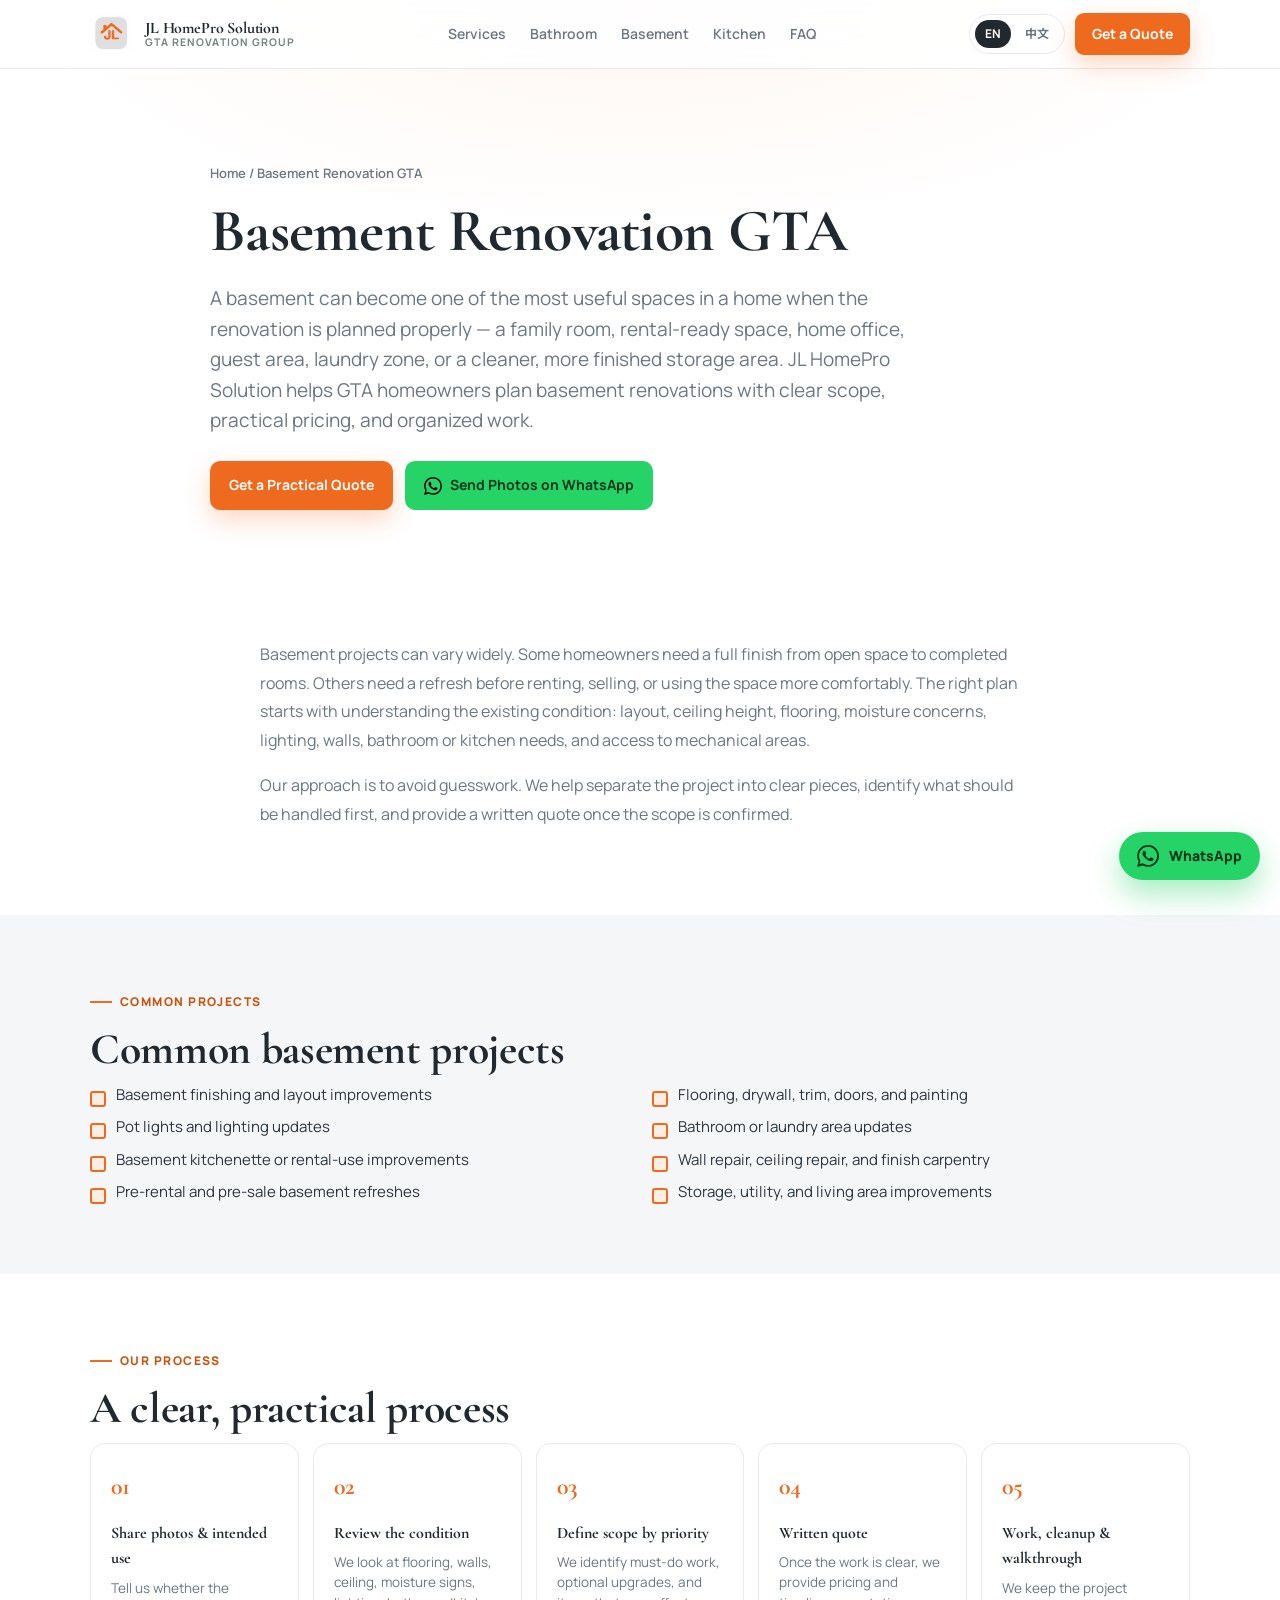
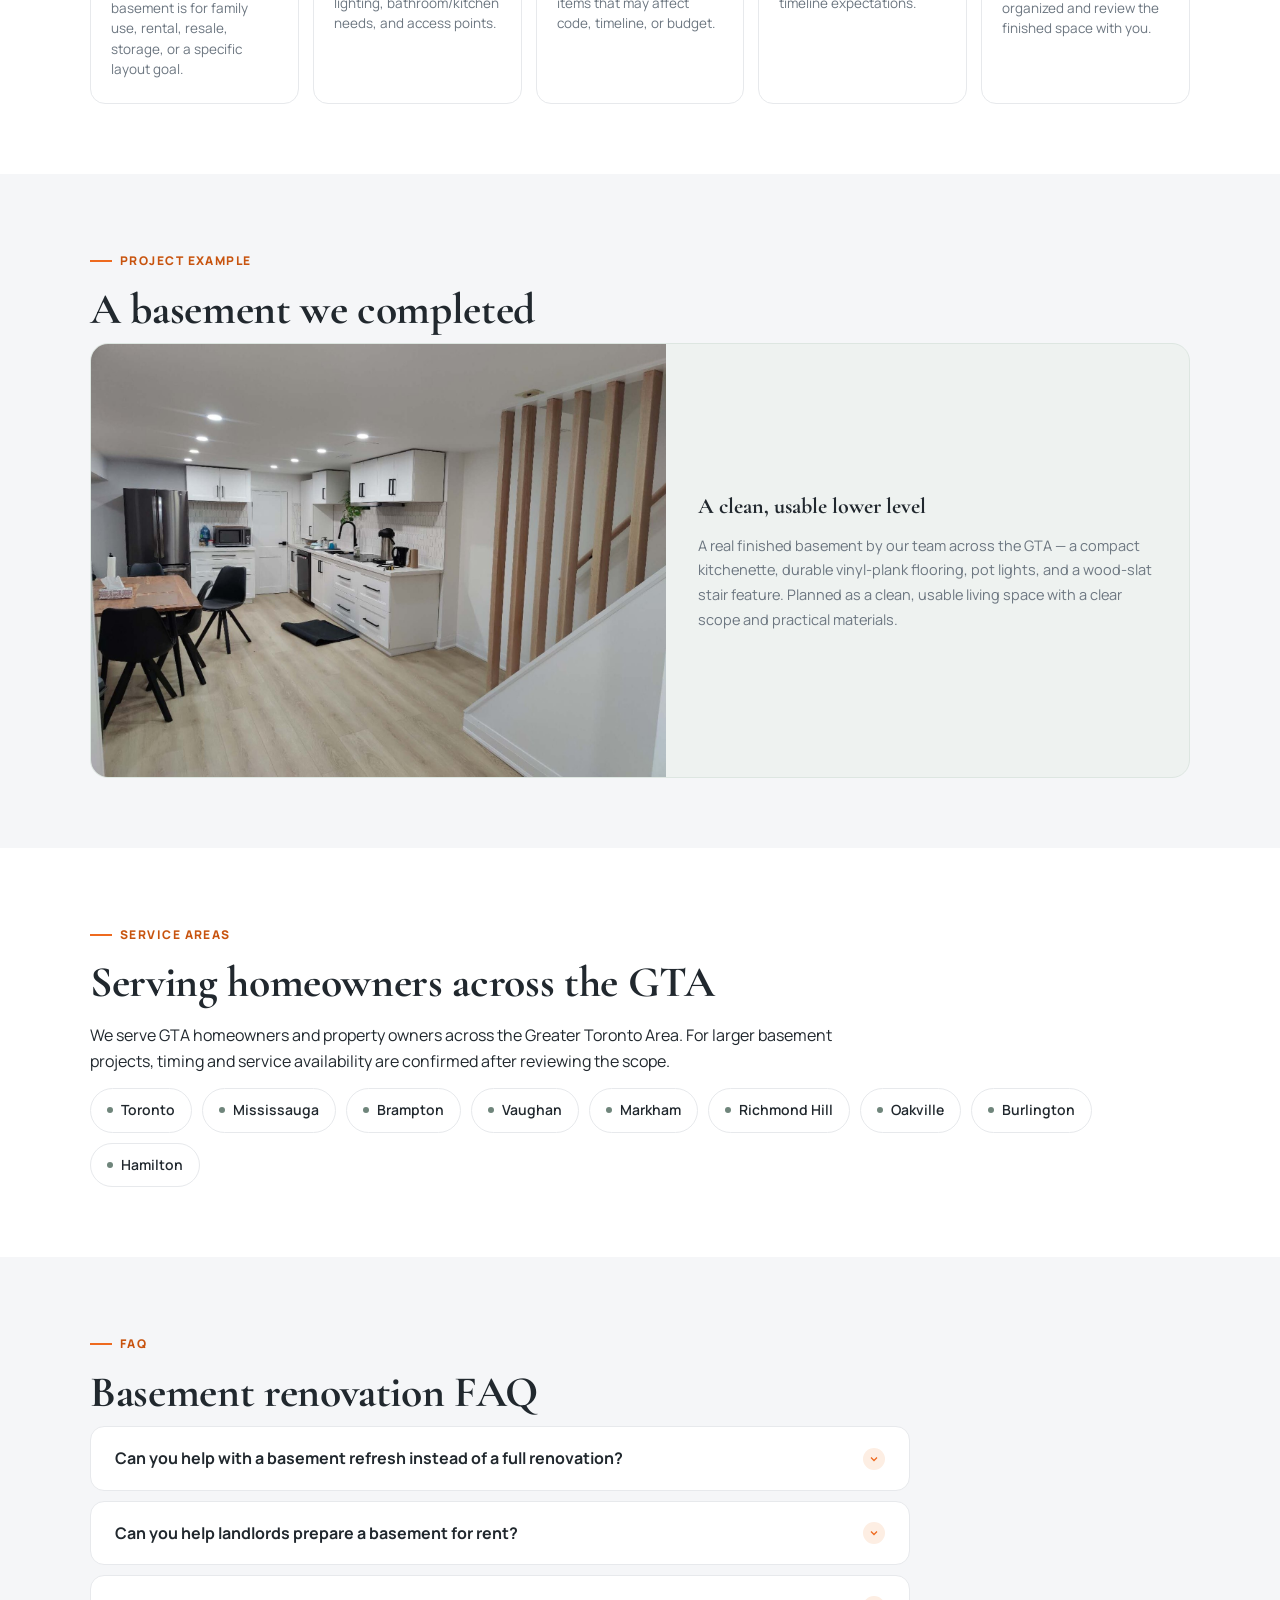
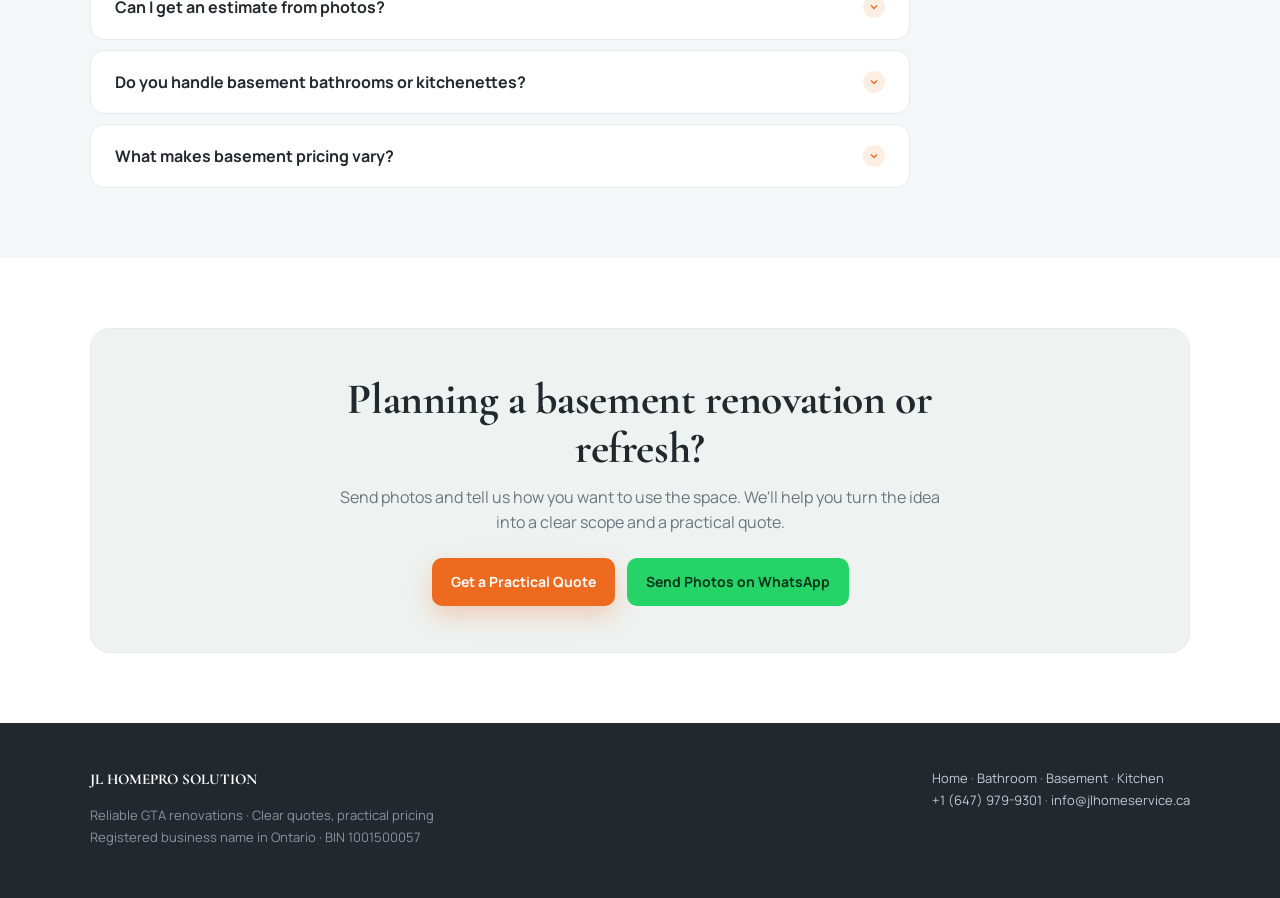
<file: basement-renovation-gta.html>
<!doctype html>
<html lang="en">
<head>
  <meta charset="utf-8">
  <meta name="viewport" content="width=device-width, initial-scale=1">
  <title>Basement Renovation GTA | Basement Finishing &amp; Refresh | JL HomePro Solution</title>
  <meta name="description" content="Basement renovations, finishing and refreshes across the GTA with clear scope and practical pricing. Family rooms, rental-ready spaces, flooring, drywall, lighting and more. Send photos for a quote.">
  <meta name="robots" content="index, follow, max-image-preview:large">
  <meta name="keywords" content="basement renovation GTA, basement finishing Toronto, basement contractor near me, basement refresh, rental basement, basement remodel GTA">
  <meta name="theme-color" content="#ee6a1f">
  <link rel="canonical" href="https://jlhomeservice.online/basement-renovation-gta.html">
  <link rel="icon" href="./assets/logo.png">
  <meta property="og:title" content="Basement Renovation GTA | JL HomePro Solution">
  <meta property="og:description" content="Basement finishing and refreshes across the GTA with clear scope, practical pricing and organized work.">
  <meta property="og:image" content="https://jlhomeservice.online/assets/bathroom-after.jpg">
  <meta property="og:url" content="https://jlhomeservice.online/basement-renovation-gta.html">
  <meta property="og:type" content="website">
  <link rel="preconnect" href="https://fonts.googleapis.com">
  <link rel="preconnect" href="https://fonts.gstatic.com" crossorigin>
  <link href="https://fonts.googleapis.com/css2?family=Cormorant+Garamond:wght@500;600;700&family=Manrope:wght@400;500;600;700&family=Noto+Sans+SC:wght@400;500;700&family=Noto+Serif+SC:wght@500;600;700&display=swap" rel="stylesheet">
  <link rel="stylesheet" href="./assets/site.css">
  <script type="application/ld+json">
  {
    "@context": "https://schema.org",
    "@type": "Service",
    "serviceType": "Basement Renovation",
    "provider": { "@type": "HomeAndConstructionBusiness", "name": "JL HomePro Solution", "telephone": "+1-647-979-9301", "areaServed": "Greater Toronto Area" },
    "areaServed": { "@type": "AdministrativeArea", "name": "Greater Toronto Area" },
    "url": "https://jlhomeservice.online/basement-renovation-gta.html",
    "description": "Basement renovations, finishing and refreshes across the GTA with clear scope and practical pricing."
  }
  </script>
</head>
<body>
  <header class="topbar">
    <nav class="nav">
      <a class="brand" href="./index.html" aria-label="JL HomePro Solution">
        <img src="./assets/logo.png" alt="JL HomePro Solution logo">
        <span class="brand-name">
          <strong>JL HomePro Solution</strong>
          <span data-zh><span class="en">GTA Renovation Group</span><span class="zh">大多伦多装修生态</span></span>
        </span>
      </a>
      <div class="nav-links">
        <a href="./index.html#services" data-zh><span class="en">Services</span><span class="zh">服务</span></a>
        <a href="./bathroom-renovation-gta.html" data-zh><span class="en">Bathroom</span><span class="zh">卫生间</span></a>
        <a href="./basement-renovation-gta.html" data-zh><span class="en">Basement</span><span class="zh">地下室</span></a>
        <a href="./kitchen-renovation-gta.html" data-zh><span class="en">Kitchen</span><span class="zh">厨房</span></a>
        <a href="./index.html#faq" data-zh><span class="en">FAQ</span><span class="zh">常见问题</span></a>
      </div>
      <div class="nav-right">
        <div class="lang-toggle" role="group" aria-label="Language">
          <button id="enBtn" class="active" type="button">EN</button>
          <button id="zhBtn" type="button">中文</button>
        </div>
        <a class="btn primary" href="./quote.html?utm_source=website&utm_medium=internal&utm_campaign=basement-renovation-gta&utm_content=service-page-cta" data-zh><span class="en">Get a Quote</span><span class="zh">免费报价</span></a>
      </div>
    </nav>
  </header>

  <main>
    <section class="page-hero">
      <div class="wrap">
        <p class="crumb"><a href="./index.html">Home</a> / Basement Renovation GTA</p>
        <h1>Basement Renovation GTA</h1>
        <p class="lead">A basement can become one of the most useful spaces in a home when the renovation is planned properly — a family room, rental-ready space, home office, guest area, laundry zone, or a cleaner, more finished storage area. JL HomePro Solution helps GTA homeowners plan basement renovations with clear scope, practical pricing, and organized work.</p>
        <div class="page-actions">
          <a class="btn primary" href="./quote.html?utm_source=website&utm_medium=internal&utm_campaign=basement-renovation-gta&utm_content=service-page-cta">Get a Practical Quote</a>
          <a class="btn wa" href="https://wa.me/16479799301" target="_blank" rel="noopener">
            <svg viewBox="0 0 24 24"><path d="M.057 24l1.687-6.163a11.867 11.867 0 01-1.587-5.946C.16 5.335 5.495 0 12.05 0a11.817 11.817 0 018.413 3.488 11.824 11.824 0 013.48 8.414c-.003 6.557-5.338 11.892-11.893 11.892a11.9 11.9 0 01-5.688-1.448L.057 24zm6.597-3.807c1.676.995 3.276 1.591 5.392 1.592 5.448 0 9.886-4.434 9.889-9.885.002-5.462-4.415-9.89-9.881-9.892-5.452 0-9.887 4.434-9.889 9.884a9.821 9.821 0 001.51 5.26l-.999 3.648 3.488-.915zm11.387-5.464c-.074-.124-.272-.198-.57-.347-.297-.149-1.758-.868-2.031-.967-.272-.099-.47-.149-.669.149-.198.297-.768.967-.941 1.165-.173.198-.347.223-.644.074-.297-.149-1.255-.462-2.39-1.475-.883-.788-1.48-1.761-1.653-2.059-.173-.297-.018-.458.13-.606.134-.133.297-.347.446-.521.151-.172.2-.296.3-.495.099-.198.05-.372-.025-.521-.075-.148-.669-1.611-.916-2.206-.242-.579-.487-.501-.669-.51l-.57-.01c-.198 0-.52.074-.792.372-.272.297-1.04 1.016-1.04 2.479 0 1.462 1.065 2.875 1.213 3.074.149.198 2.095 3.2 5.076 4.487.709.306 1.263.489 1.694.626.712.226 1.36.194 1.872.118.571-.085 1.758-.719 2.006-1.413.248-.695.248-1.29.173-1.414z"/></svg>
            Send Photos on WhatsApp
          </a>
        </div>
      </div>
    </section>

    <section class="section">
      <div class="wrap prose">
        <p>Basement projects can vary widely. Some homeowners need a full finish from open space to completed rooms. Others need a refresh before renting, selling, or using the space more comfortably. The right plan starts with understanding the existing condition: layout, ceiling height, flooring, moisture concerns, lighting, walls, bathroom or kitchen needs, and access to mechanical areas.</p>
        <p>Our approach is to avoid guesswork. We help separate the project into clear pieces, identify what should be handled first, and provide a written quote once the scope is confirmed.</p>
      </div>
    </section>

    <section class="section alt">
      <div class="wrap">
        <span class="kicker">Common Projects</span>
        <h2>Common basement projects</h2>
        <ul class="proj-list">
          <li>Basement finishing and layout improvements</li>
          <li>Flooring, drywall, trim, doors, and painting</li>
          <li>Pot lights and lighting updates</li>
          <li>Bathroom or laundry area updates</li>
          <li>Basement kitchenette or rental-use improvements</li>
          <li>Wall repair, ceiling repair, and finish carpentry</li>
          <li>Pre-rental and pre-sale basement refreshes</li>
          <li>Storage, utility, and living area improvements</li>
        </ul>
      </div>
    </section>

    <section class="section">
      <div class="wrap">
        <span class="kicker">Our Process</span>
        <h2>A clear, practical process</h2>
        <div class="psteps">
          <article class="pstep"><h3>Share photos &amp; intended use</h3><p>Tell us whether the basement is for family use, rental, resale, storage, or a specific layout goal.</p></article>
          <article class="pstep"><h3>Review the condition</h3><p>We look at flooring, walls, ceiling, moisture signs, lighting, bathroom/kitchen needs, and access points.</p></article>
          <article class="pstep"><h3>Define scope by priority</h3><p>We identify must-do work, optional upgrades, and items that may affect code, timeline, or budget.</p></article>
          <article class="pstep"><h3>Written quote</h3><p>Once the work is clear, we provide pricing and timeline expectations.</p></article>
          <article class="pstep"><h3>Work, cleanup &amp; walkthrough</h3><p>We keep the project organized and review the finished space with you.</p></article>
        </div>
      </div>
    </section>

    <section class="section alt">
      <div class="wrap">
        <span class="kicker">Project Example</span>
        <h2>A basement we completed</h2>
        <div class="case-ph is-real">
          <div class="ph-img has-photo"><img src="./assets/project-basement-suite.jpg" alt="Completed GTA basement with kitchenette, vinyl-plank flooring, pot lights, and a wood-slat stair feature" loading="lazy"></div>
          <div class="ph-body">
            <h3>A clean, usable lower level</h3>
            <p>A real finished basement by our team across the GTA — a compact kitchenette, durable vinyl-plank flooring, pot lights, and a wood-slat stair feature. Planned as a clean, usable living space with a clear scope and practical materials.</p>
          </div>
        </div>
      </div>
    </section>

    <section class="section">
      <div class="wrap">
        <span class="kicker">Service Areas</span>
        <h2>Serving homeowners across the GTA</h2>
        <p class="prose" style="margin-bottom:14px">We serve GTA homeowners and property owners across the Greater Toronto Area. For larger basement projects, timing and service availability are confirmed after reviewing the scope.</p>
        <div class="area-grid">
          <span class="area-chip"><span class="pin"></span>Toronto</span>
          <span class="area-chip"><span class="pin"></span>Mississauga</span>
          <span class="area-chip"><span class="pin"></span>Brampton</span>
          <span class="area-chip"><span class="pin"></span>Vaughan</span>
          <span class="area-chip"><span class="pin"></span>Markham</span>
          <span class="area-chip"><span class="pin"></span>Richmond Hill</span>
          <span class="area-chip"><span class="pin"></span>Oakville</span>
          <span class="area-chip"><span class="pin"></span>Burlington</span>
          <span class="area-chip"><span class="pin"></span>Hamilton</span>
        </div>
      </div>
    </section>

    <section class="section alt">
      <div class="wrap">
        <span class="kicker">FAQ</span>
        <h2>Basement renovation FAQ</h2>
        <div class="faq-list">
          <div class="faq-item"><button class="faq-q" type="button">Can you help with a basement refresh instead of a full renovation?<span class="arrow"><svg viewBox="0 0 24 24"><path d="M6 9l6 6 6-6"/></svg></span></button><div class="faq-a"><div class="faq-a-inner">Yes. Many basement projects do not need a full rebuild. Flooring, paint, lighting, drywall repair, trim, and cleanup can make a big difference.</div></div></div>
          <div class="faq-item"><button class="faq-q" type="button">Can you help landlords prepare a basement for rent?<span class="arrow"><svg viewBox="0 0 24 24"><path d="M6 9l6 6 6-6"/></svg></span></button><div class="faq-a"><div class="faq-a-inner">Yes. We can help with practical rental-readiness improvements. Any legal rental or permit requirements should be reviewed with the proper local authorities or professionals.</div></div></div>
          <div class="faq-item"><button class="faq-q" type="button">Can I get an estimate from photos?<span class="arrow"><svg viewBox="0 0 24 24"><path d="M6 9l6 6 6-6"/></svg></span></button><div class="faq-a"><div class="faq-a-inner">Photos are a good starting point. For larger basement work, an on-site visit is often needed to confirm measurements, hidden conditions, and scope.</div></div></div>
          <div class="faq-item"><button class="faq-q" type="button">Do you handle basement bathrooms or kitchenettes?<span class="arrow"><svg viewBox="0 0 24 24"><path d="M6 9l6 6 6-6"/></svg></span></button><div class="faq-a"><div class="faq-a-inner">We can discuss bathroom, laundry, and kitchenette-related work as part of the scope. Plumbing, electrical, ventilation, and permit considerations may affect pricing and timeline.</div></div></div>
          <div class="faq-item"><button class="faq-q" type="button">What makes basement pricing vary?<span class="arrow"><svg viewBox="0 0 24 24"><path d="M6 9l6 6 6-6"/></svg></span></button><div class="faq-a"><div class="faq-a-inner">Size, existing condition, demolition, moisture issues, framing, drywall, flooring, lighting, bathroom/kitchen needs, and finish level all affect the quote.</div></div></div>
        </div>
      </div>
    </section>

    <section class="section">
      <div class="wrap">
        <div class="cta-band">
          <h2>Planning a basement renovation or refresh?</h2>
          <p>Send photos and tell us how you want to use the space. We'll help you turn the idea into a clear scope and a practical quote.</p>
          <div class="cta-actions">
            <a class="btn primary" href="./quote.html?utm_source=website&utm_medium=internal&utm_campaign=basement-renovation-gta&utm_content=service-page-cta">Get a Practical Quote</a>
            <a class="btn wa" href="https://wa.me/16479799301" target="_blank" rel="noopener">Send Photos on WhatsApp</a>
          </div>
        </div>
      </div>
    </section>
  </main>

  <a class="fab" href="https://wa.me/16479799301" target="_blank" rel="noopener" aria-label="WhatsApp">
    <svg viewBox="0 0 24 24"><path d="M.057 24l1.687-6.163a11.867 11.867 0 01-1.587-5.946C.16 5.335 5.495 0 12.05 0a11.817 11.817 0 018.413 3.488 11.824 11.824 0 013.48 8.414c-.003 6.557-5.338 11.892-11.893 11.892a11.9 11.9 0 01-5.688-1.448L.057 24zm6.597-3.807c1.676.995 3.276 1.591 5.392 1.592 5.448 0 9.886-4.434 9.889-9.885.002-5.462-4.415-9.89-9.881-9.892-5.452 0-9.887 4.434-9.889 9.884a9.821 9.821 0 001.51 5.26l-.999 3.648 3.488-.915zm11.387-5.464c-.074-.124-.272-.198-.57-.347-.297-.149-1.758-.868-2.031-.967-.272-.099-.47-.149-.669.149-.198.297-.768.967-.941 1.165-.173.198-.347.223-.644.074-.297-.149-1.255-.462-2.39-1.475-.883-.788-1.48-1.761-1.653-2.059-.173-.297-.018-.458.13-.606.134-.133.297-.347.446-.521.151-.172.2-.296.3-.495.099-.198.05-.372-.025-.521-.075-.148-.669-1.611-.916-2.206-.242-.579-.487-.501-.669-.51l-.57-.01c-.198 0-.52.074-.792.372-.272.297-1.04 1.016-1.04 2.479 0 1.462 1.065 2.875 1.213 3.074.149.198 2.095 3.2 5.076 4.487.709.306 1.263.489 1.694.626.712.226 1.36.194 1.872.118.571-.085 1.758-.719 2.006-1.413.248-.695.248-1.29.173-1.414z"/></svg>
    <span data-zh><span class="en">WhatsApp</span><span class="zh">WhatsApp 联系</span></span>
  </a>

  <footer>
    <div class="footer-inner">
      <div>
        <strong>JL HOMEPRO SOLUTION</strong>
        <p class="footer-reg">Reliable GTA renovations · Clear quotes, practical pricing<br>Registered business name in Ontario · BIN 1001500057</p>
      </div>
      <div class="footer-reg">
        <a href="./index.html">Home</a> · <a href="./bathroom-renovation-gta.html">Bathroom</a> · <a href="./basement-renovation-gta.html">Basement</a> · <a href="./kitchen-renovation-gta.html">Kitchen</a><br>
        <a href="tel:+16479799301">+1 (647) 979-9301</a> · <a href="mailto:info@jlhomeservice.ca">info@jlhomeservice.ca</a>
      </div>
    </div>
  </footer>

  <script src="./assets/site.js"></script>
</body>
</html>
</file>
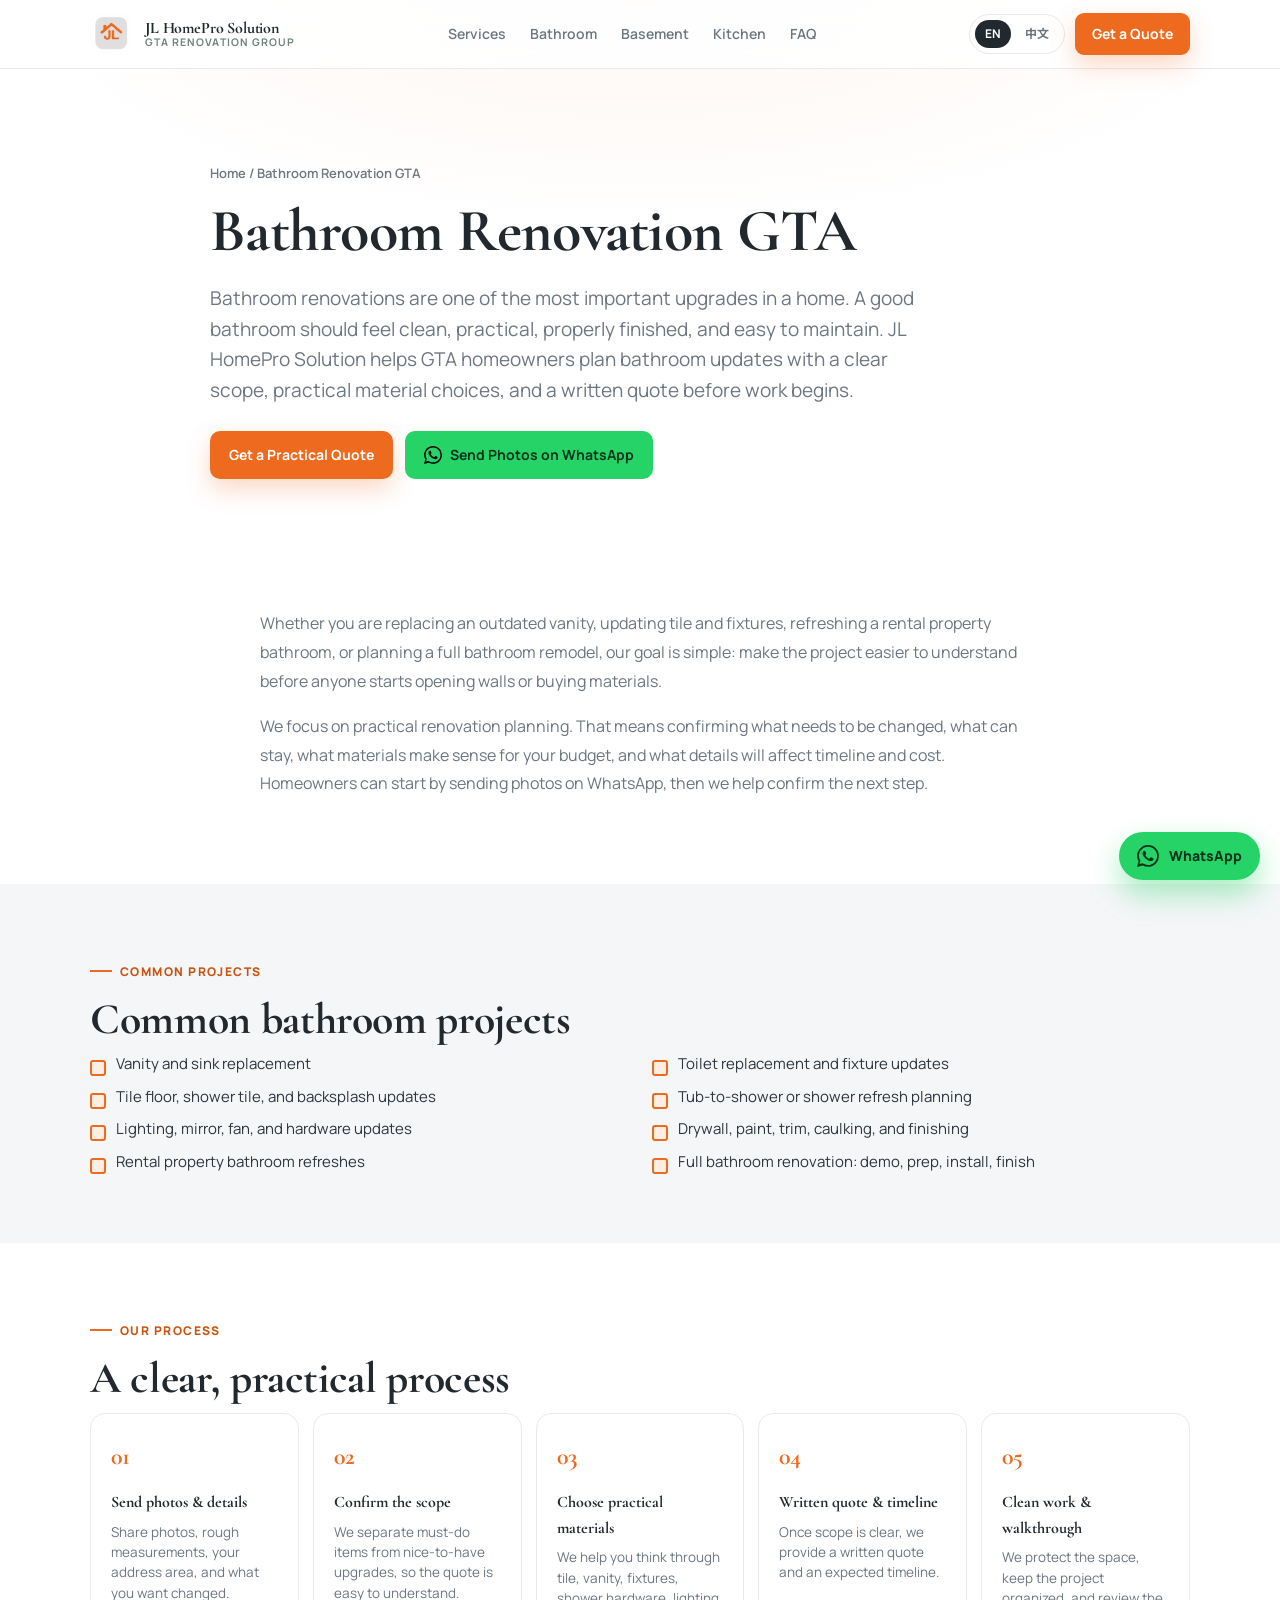
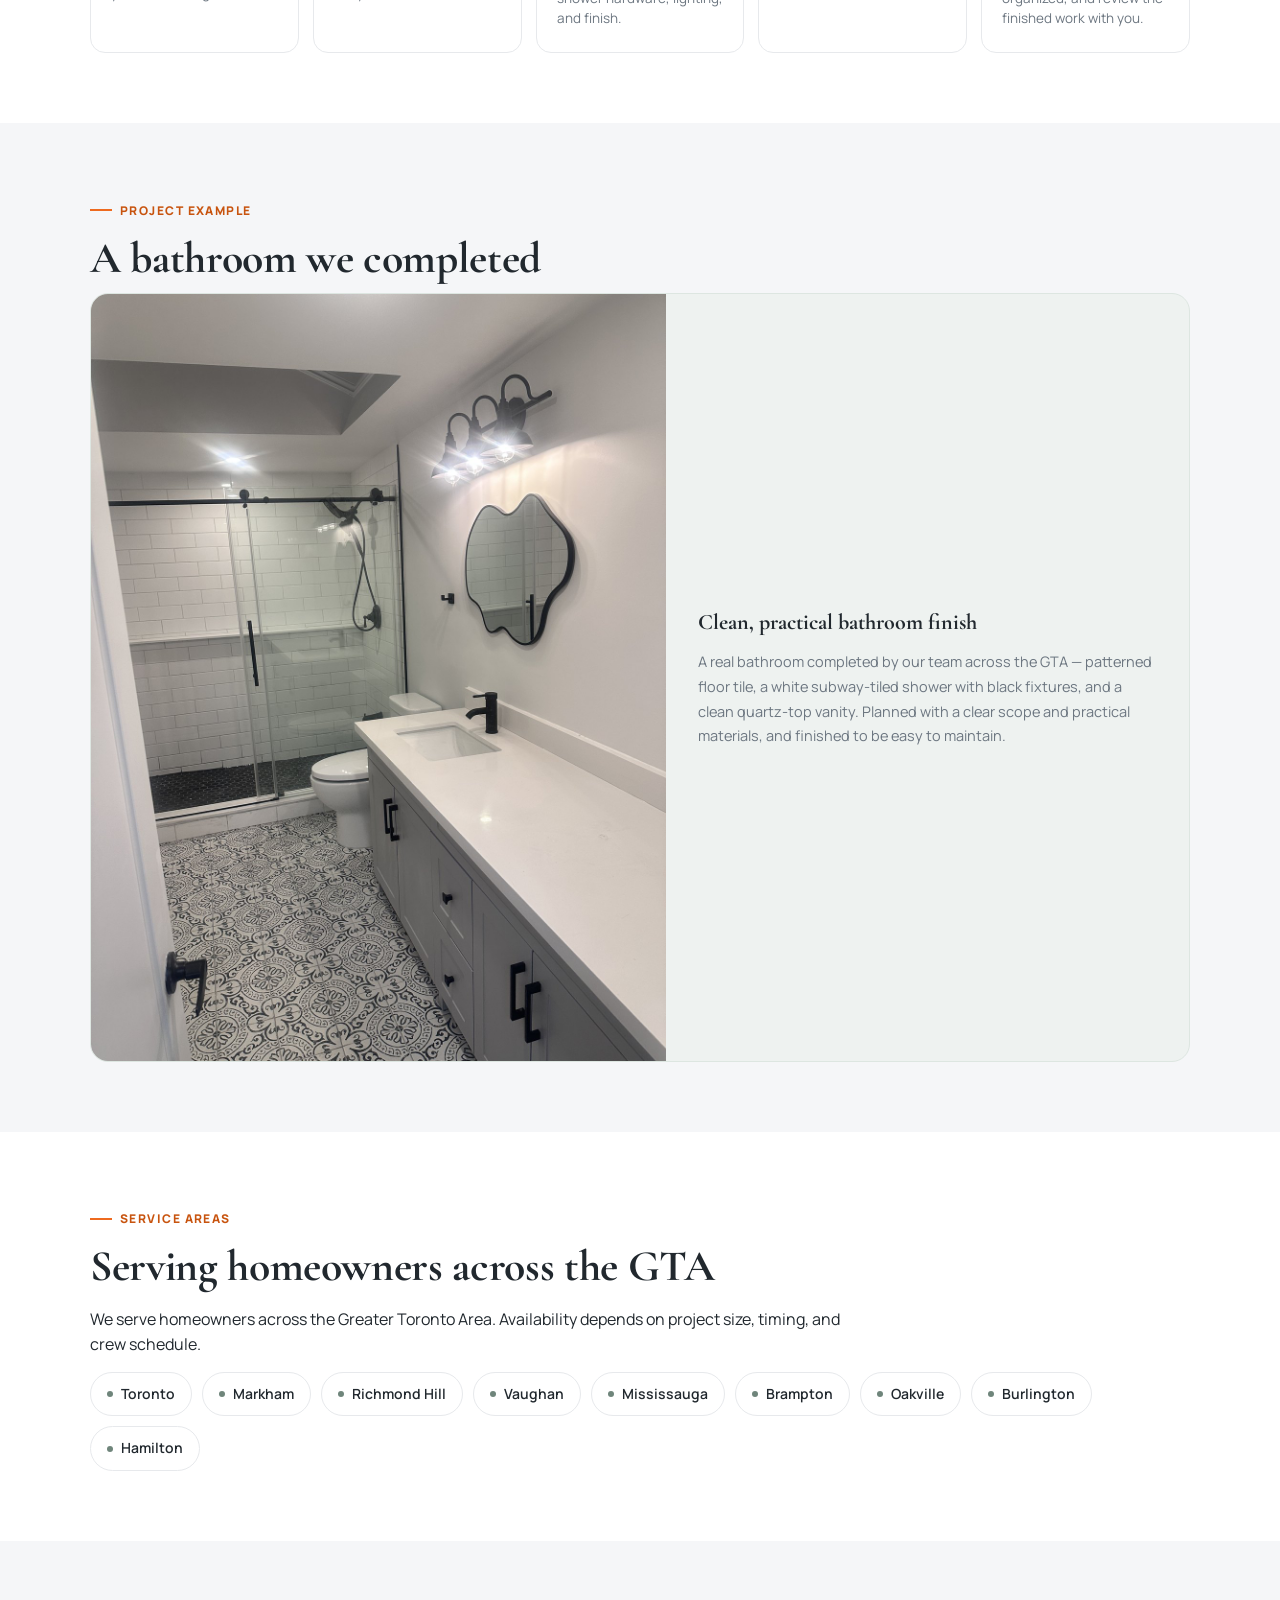
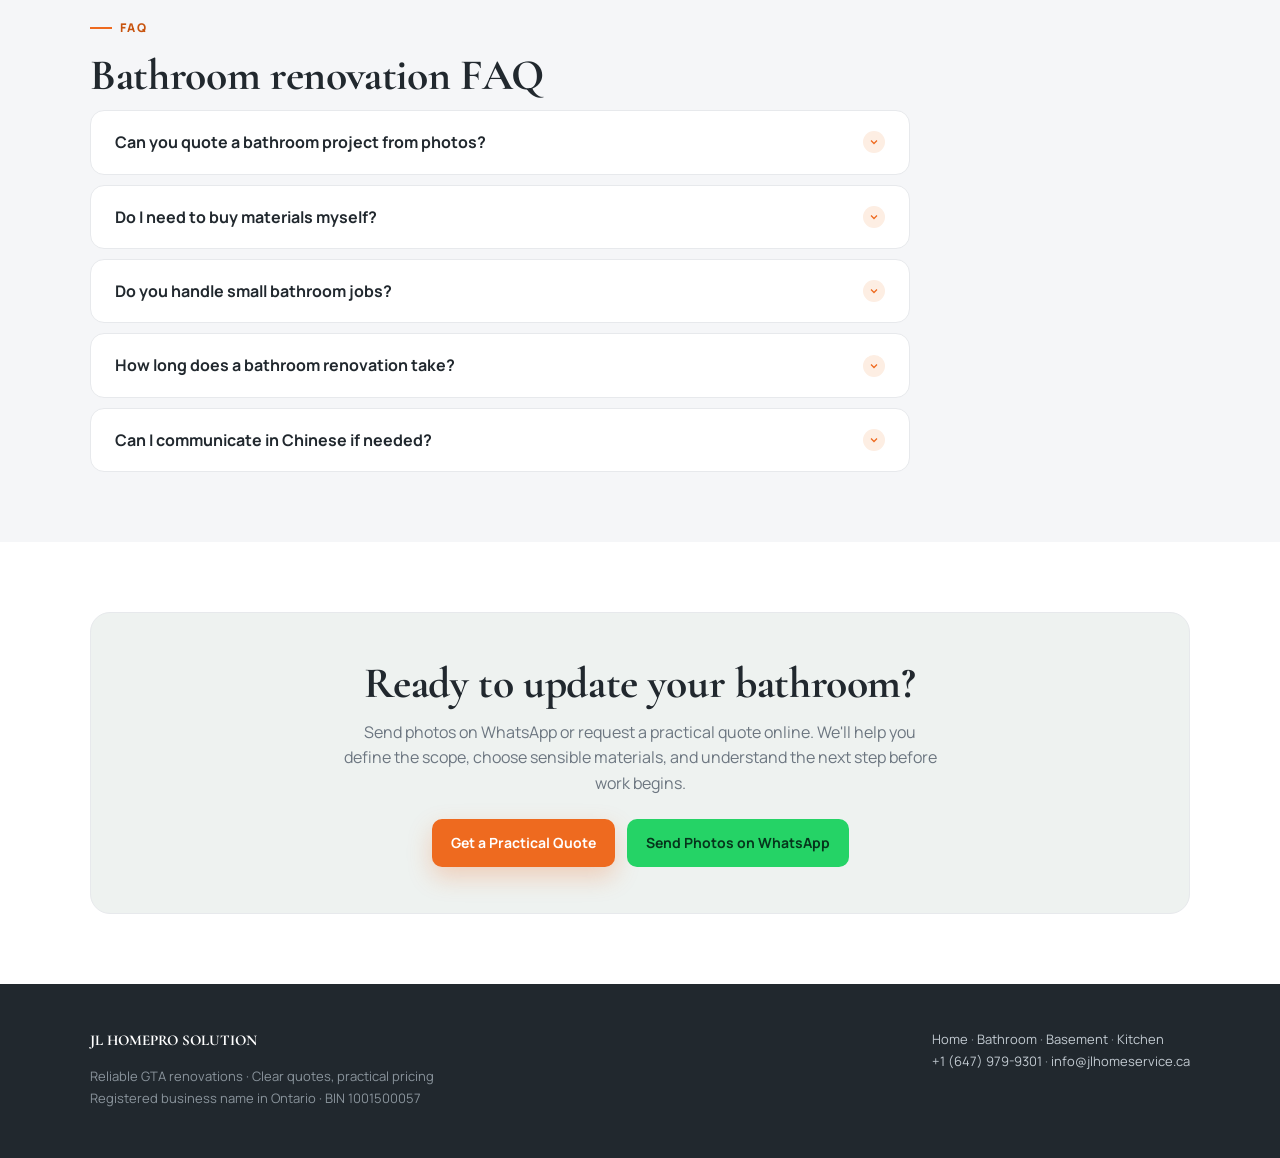
<file: bathroom-renovation-gta.html>
<!doctype html>
<html lang="en">
<head>
  <meta charset="utf-8">
  <meta name="viewport" content="width=device-width, initial-scale=1">
  <title>Bathroom Renovation GTA | Clear Quotes &amp; Practical Pricing | JL HomePro Solution</title>
  <meta name="description" content="Bathroom renovations across the GTA with clear scope, practical materials and a written quote. Vanities, tile, showers, fixtures, lighting and full bathroom remodels. Send photos for a quote.">
  <meta name="robots" content="index, follow, max-image-preview:large">
  <meta name="keywords" content="bathroom renovation GTA, bathroom renovation near me, bathroom remodel Toronto, vanity replacement, shower tile, bathroom contractor GTA">
  <meta name="theme-color" content="#ee6a1f">
  <link rel="canonical" href="https://jlhomeservice.online/bathroom-renovation-gta.html">
  <link rel="icon" href="./assets/logo.png">
  <meta property="og:title" content="Bathroom Renovation GTA | JL HomePro Solution">
  <meta property="og:description" content="Clear scope, practical materials and a written quote for bathroom updates and remodels across the Greater Toronto Area.">
  <meta property="og:image" content="https://jlhomeservice.online/assets/bathroom-after.jpg">
  <meta property="og:url" content="https://jlhomeservice.online/bathroom-renovation-gta.html">
  <meta property="og:type" content="website">
  <link rel="preconnect" href="https://fonts.googleapis.com">
  <link rel="preconnect" href="https://fonts.gstatic.com" crossorigin>
  <link href="https://fonts.googleapis.com/css2?family=Cormorant+Garamond:wght@500;600;700&family=Manrope:wght@400;500;600;700&family=Noto+Sans+SC:wght@400;500;700&family=Noto+Serif+SC:wght@500;600;700&display=swap" rel="stylesheet">
  <link rel="stylesheet" href="./assets/site.css">
  <script type="application/ld+json">
  {
    "@context": "https://schema.org",
    "@type": "Service",
    "serviceType": "Bathroom Renovation",
    "provider": { "@type": "HomeAndConstructionBusiness", "name": "JL HomePro Solution", "telephone": "+1-647-979-9301", "areaServed": "Greater Toronto Area" },
    "areaServed": { "@type": "AdministrativeArea", "name": "Greater Toronto Area" },
    "url": "https://jlhomeservice.online/bathroom-renovation-gta.html",
    "description": "Bathroom renovations and updates across the GTA with clear scope, practical materials and a written quote."
  }
  </script>
</head>
<body>
  <header class="topbar">
    <nav class="nav">
      <a class="brand" href="./index.html" aria-label="JL HomePro Solution">
        <img src="./assets/logo.png" alt="JL HomePro Solution logo">
        <span class="brand-name">
          <strong>JL HomePro Solution</strong>
          <span data-zh><span class="en">GTA Renovation Group</span><span class="zh">大多伦多装修生态</span></span>
        </span>
      </a>
      <div class="nav-links">
        <a href="./index.html#services" data-zh><span class="en">Services</span><span class="zh">服务</span></a>
        <a href="./bathroom-renovation-gta.html" data-zh><span class="en">Bathroom</span><span class="zh">卫生间</span></a>
        <a href="./basement-renovation-gta.html" data-zh><span class="en">Basement</span><span class="zh">地下室</span></a>
        <a href="./kitchen-renovation-gta.html" data-zh><span class="en">Kitchen</span><span class="zh">厨房</span></a>
        <a href="./index.html#faq" data-zh><span class="en">FAQ</span><span class="zh">常见问题</span></a>
      </div>
      <div class="nav-right">
        <div class="lang-toggle" role="group" aria-label="Language">
          <button id="enBtn" class="active" type="button">EN</button>
          <button id="zhBtn" type="button">中文</button>
        </div>
        <a class="btn primary" href="./quote.html?utm_source=website&utm_medium=internal&utm_campaign=bathroom-renovation-gta&utm_content=service-page-cta" data-zh><span class="en">Get a Quote</span><span class="zh">免费报价</span></a>
      </div>
    </nav>
  </header>

  <main>
    <section class="page-hero">
      <div class="wrap">
        <p class="crumb"><a href="./index.html">Home</a> / Bathroom Renovation GTA</p>
        <h1>Bathroom Renovation GTA</h1>
        <p class="lead">Bathroom renovations are one of the most important upgrades in a home. A good bathroom should feel clean, practical, properly finished, and easy to maintain. JL HomePro Solution helps GTA homeowners plan bathroom updates with a clear scope, practical material choices, and a written quote before work begins.</p>
        <div class="page-actions">
          <a class="btn primary" href="./quote.html?utm_source=website&utm_medium=internal&utm_campaign=bathroom-renovation-gta&utm_content=service-page-cta">Get a Practical Quote</a>
          <a class="btn wa" href="https://wa.me/16479799301" target="_blank" rel="noopener">
            <svg viewBox="0 0 24 24"><path d="M.057 24l1.687-6.163a11.867 11.867 0 01-1.587-5.946C.16 5.335 5.495 0 12.05 0a11.817 11.817 0 018.413 3.488 11.824 11.824 0 013.48 8.414c-.003 6.557-5.338 11.892-11.893 11.892a11.9 11.9 0 01-5.688-1.448L.057 24zm6.597-3.807c1.676.995 3.276 1.591 5.392 1.592 5.448 0 9.886-4.434 9.889-9.885.002-5.462-4.415-9.89-9.881-9.892-5.452 0-9.887 4.434-9.889 9.884a9.821 9.821 0 001.51 5.26l-.999 3.648 3.488-.915zm11.387-5.464c-.074-.124-.272-.198-.57-.347-.297-.149-1.758-.868-2.031-.967-.272-.099-.47-.149-.669.149-.198.297-.768.967-.941 1.165-.173.198-.347.223-.644.074-.297-.149-1.255-.462-2.39-1.475-.883-.788-1.48-1.761-1.653-2.059-.173-.297-.018-.458.13-.606.134-.133.297-.347.446-.521.151-.172.2-.296.3-.495.099-.198.05-.372-.025-.521-.075-.148-.669-1.611-.916-2.206-.242-.579-.487-.501-.669-.51l-.57-.01c-.198 0-.52.074-.792.372-.272.297-1.04 1.016-1.04 2.479 0 1.462 1.065 2.875 1.213 3.074.149.198 2.095 3.2 5.076 4.487.709.306 1.263.489 1.694.626.712.226 1.36.194 1.872.118.571-.085 1.758-.719 2.006-1.413.248-.695.248-1.29.173-1.414z"/></svg>
            Send Photos on WhatsApp
          </a>
        </div>
      </div>
    </section>

    <section class="section">
      <div class="wrap prose">
        <p>Whether you are replacing an outdated vanity, updating tile and fixtures, refreshing a rental property bathroom, or planning a full bathroom remodel, our goal is simple: make the project easier to understand before anyone starts opening walls or buying materials.</p>
        <p>We focus on practical renovation planning. That means confirming what needs to be changed, what can stay, what materials make sense for your budget, and what details will affect timeline and cost. Homeowners can start by sending photos on WhatsApp, then we help confirm the next step.</p>
      </div>
    </section>

    <section class="section alt">
      <div class="wrap">
        <span class="kicker">Common Projects</span>
        <h2>Common bathroom projects</h2>
        <ul class="proj-list">
          <li>Vanity and sink replacement</li>
          <li>Toilet replacement and fixture updates</li>
          <li>Tile floor, shower tile, and backsplash updates</li>
          <li>Tub-to-shower or shower refresh planning</li>
          <li>Lighting, mirror, fan, and hardware updates</li>
          <li>Drywall, paint, trim, caulking, and finishing</li>
          <li>Rental property bathroom refreshes</li>
          <li>Full bathroom renovation: demo, prep, install, finish</li>
        </ul>
      </div>
    </section>

    <section class="section">
      <div class="wrap">
        <span class="kicker">Our Process</span>
        <h2>A clear, practical process</h2>
        <div class="psteps">
          <article class="pstep"><h3>Send photos &amp; details</h3><p>Share photos, rough measurements, your address area, and what you want changed.</p></article>
          <article class="pstep"><h3>Confirm the scope</h3><p>We separate must-do items from nice-to-have upgrades, so the quote is easy to understand.</p></article>
          <article class="pstep"><h3>Choose practical materials</h3><p>We help you think through tile, vanity, fixtures, shower hardware, lighting, and finish.</p></article>
          <article class="pstep"><h3>Written quote &amp; timeline</h3><p>Once scope is clear, we provide a written quote and an expected timeline.</p></article>
          <article class="pstep"><h3>Clean work &amp; walkthrough</h3><p>We protect the space, keep the project organized, and review the finished work with you.</p></article>
        </div>
      </div>
    </section>

    <section class="section alt">
      <div class="wrap">
        <span class="kicker">Project Example</span>
        <h2>A bathroom we completed</h2>
        <div class="case-ph is-real">
          <div class="ph-img has-photo"><img src="./assets/project-bathroom-vanity.jpg" alt="Completed GTA bathroom renovation with patterned floor tile, white subway-tiled shower, and quartz vanity" loading="lazy"></div>
          <div class="ph-body">
            <h3>Clean, practical bathroom finish</h3>
            <p>A real bathroom completed by our team across the GTA — patterned floor tile, a white subway-tiled shower with black fixtures, and a clean quartz-top vanity. Planned with a clear scope and practical materials, and finished to be easy to maintain.</p>
          </div>
        </div>
      </div>
    </section>

    <section class="section">
      <div class="wrap">
        <span class="kicker">Service Areas</span>
        <h2>Serving homeowners across the GTA</h2>
        <p class="prose" style="margin-bottom:14px">We serve homeowners across the Greater Toronto Area. Availability depends on project size, timing, and crew schedule.</p>
        <div class="area-grid">
          <span class="area-chip"><span class="pin"></span>Toronto</span>
          <span class="area-chip"><span class="pin"></span>Markham</span>
          <span class="area-chip"><span class="pin"></span>Richmond Hill</span>
          <span class="area-chip"><span class="pin"></span>Vaughan</span>
          <span class="area-chip"><span class="pin"></span>Mississauga</span>
          <span class="area-chip"><span class="pin"></span>Brampton</span>
          <span class="area-chip"><span class="pin"></span>Oakville</span>
          <span class="area-chip"><span class="pin"></span>Burlington</span>
          <span class="area-chip"><span class="pin"></span>Hamilton</span>
        </div>
      </div>
    </section>

    <section class="section alt">
      <div class="wrap">
        <span class="kicker">FAQ</span>
        <h2>Bathroom renovation FAQ</h2>
        <div class="faq-list">
          <div class="faq-item"><button class="faq-q" type="button">Can you quote a bathroom project from photos?<span class="arrow"><svg viewBox="0 0 24 24"><path d="M6 9l6 6 6-6"/></svg></span></button><div class="faq-a"><div class="faq-a-inner">For many bathroom updates, photos are enough to start a practical estimate. For larger renovations, layout changes, water damage, or hidden issues, an on-site visit may be needed before final pricing.</div></div></div>
          <div class="faq-item"><button class="faq-q" type="button">Do I need to buy materials myself?<span class="arrow"><svg viewBox="0 0 24 24"><path d="M6 9l6 6 6-6"/></svg></span></button><div class="faq-a"><div class="faq-a-inner">You can supply materials, or we can help source practical options. The key is to confirm responsibilities before work begins so the quote is clear.</div></div></div>
          <div class="faq-item"><button class="faq-q" type="button">Do you handle small bathroom jobs?<span class="arrow"><svg viewBox="0 0 24 24"><path d="M6 9l6 6 6-6"/></svg></span></button><div class="faq-a"><div class="faq-a-inner">Yes. We can help with smaller updates such as vanity replacement, toilet replacement, fixture updates, caulking, drywall repair, paint, and finishing.</div></div></div>
          <div class="faq-item"><button class="faq-q" type="button">How long does a bathroom renovation take?<span class="arrow"><svg viewBox="0 0 24 24"><path d="M6 9l6 6 6-6"/></svg></span></button><div class="faq-a"><div class="faq-a-inner">Timeline depends on scope, material availability, demolition, plumbing/electrical needs, and finishing details. Once the scope is confirmed, we provide a realistic schedule.</div></div></div>
          <div class="faq-item"><button class="faq-q" type="button">Can I communicate in Chinese if needed?<span class="arrow"><svg viewBox="0 0 24 24"><path d="M6 9l6 6 6-6"/></svg></span></button><div class="faq-a"><div class="faq-a-inner">Yes. English is our main customer-facing language, and Chinese communication is available when helpful.</div></div></div>
        </div>
      </div>
    </section>

    <section class="section">
      <div class="wrap">
        <div class="cta-band">
          <h2>Ready to update your bathroom?</h2>
          <p>Send photos on WhatsApp or request a practical quote online. We'll help you define the scope, choose sensible materials, and understand the next step before work begins.</p>
          <div class="cta-actions">
            <a class="btn primary" href="./quote.html?utm_source=website&utm_medium=internal&utm_campaign=bathroom-renovation-gta&utm_content=service-page-cta">Get a Practical Quote</a>
            <a class="btn wa" href="https://wa.me/16479799301" target="_blank" rel="noopener">Send Photos on WhatsApp</a>
          </div>
        </div>
      </div>
    </section>
  </main>

  <a class="fab" href="https://wa.me/16479799301" target="_blank" rel="noopener" aria-label="WhatsApp">
    <svg viewBox="0 0 24 24"><path d="M.057 24l1.687-6.163a11.867 11.867 0 01-1.587-5.946C.16 5.335 5.495 0 12.05 0a11.817 11.817 0 018.413 3.488 11.824 11.824 0 013.48 8.414c-.003 6.557-5.338 11.892-11.893 11.892a11.9 11.9 0 01-5.688-1.448L.057 24zm6.597-3.807c1.676.995 3.276 1.591 5.392 1.592 5.448 0 9.886-4.434 9.889-9.885.002-5.462-4.415-9.89-9.881-9.892-5.452 0-9.887 4.434-9.889 9.884a9.821 9.821 0 001.51 5.26l-.999 3.648 3.488-.915zm11.387-5.464c-.074-.124-.272-.198-.57-.347-.297-.149-1.758-.868-2.031-.967-.272-.099-.47-.149-.669.149-.198.297-.768.967-.941 1.165-.173.198-.347.223-.644.074-.297-.149-1.255-.462-2.39-1.475-.883-.788-1.48-1.761-1.653-2.059-.173-.297-.018-.458.13-.606.134-.133.297-.347.446-.521.151-.172.2-.296.3-.495.099-.198.05-.372-.025-.521-.075-.148-.669-1.611-.916-2.206-.242-.579-.487-.501-.669-.51l-.57-.01c-.198 0-.52.074-.792.372-.272.297-1.04 1.016-1.04 2.479 0 1.462 1.065 2.875 1.213 3.074.149.198 2.095 3.2 5.076 4.487.709.306 1.263.489 1.694.626.712.226 1.36.194 1.872.118.571-.085 1.758-.719 2.006-1.413.248-.695.248-1.29.173-1.414z"/></svg>
    <span data-zh><span class="en">WhatsApp</span><span class="zh">WhatsApp 联系</span></span>
  </a>

  <footer>
    <div class="footer-inner">
      <div>
        <strong>JL HOMEPRO SOLUTION</strong>
        <p class="footer-reg">Reliable GTA renovations · Clear quotes, practical pricing<br>Registered business name in Ontario · BIN 1001500057</p>
      </div>
      <div class="footer-reg">
        <a href="./index.html">Home</a> · <a href="./bathroom-renovation-gta.html">Bathroom</a> · <a href="./basement-renovation-gta.html">Basement</a> · <a href="./kitchen-renovation-gta.html">Kitchen</a><br>
        <a href="tel:+16479799301">+1 (647) 979-9301</a> · <a href="mailto:info@jlhomeservice.ca">info@jlhomeservice.ca</a>
      </div>
    </div>
  </footer>

  <script src="./assets/site.js"></script>
</body>
</html>
</file>
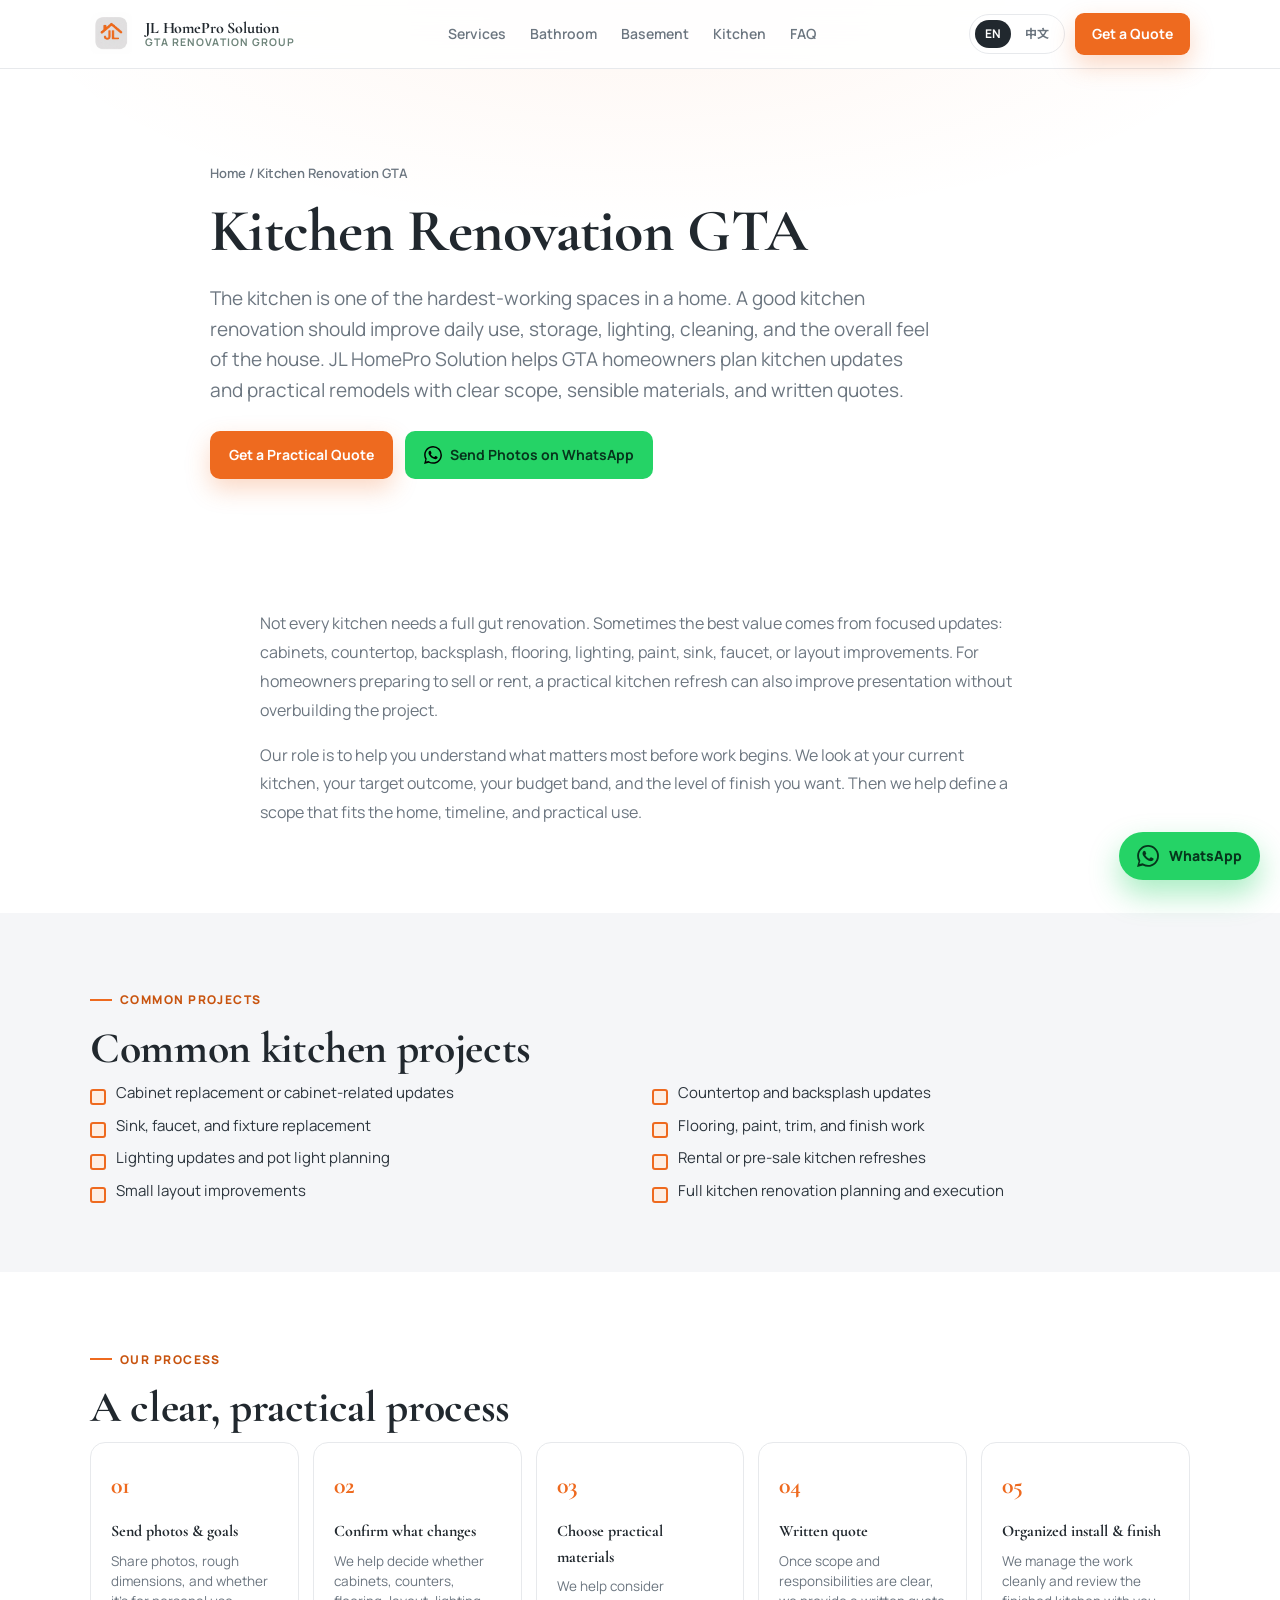
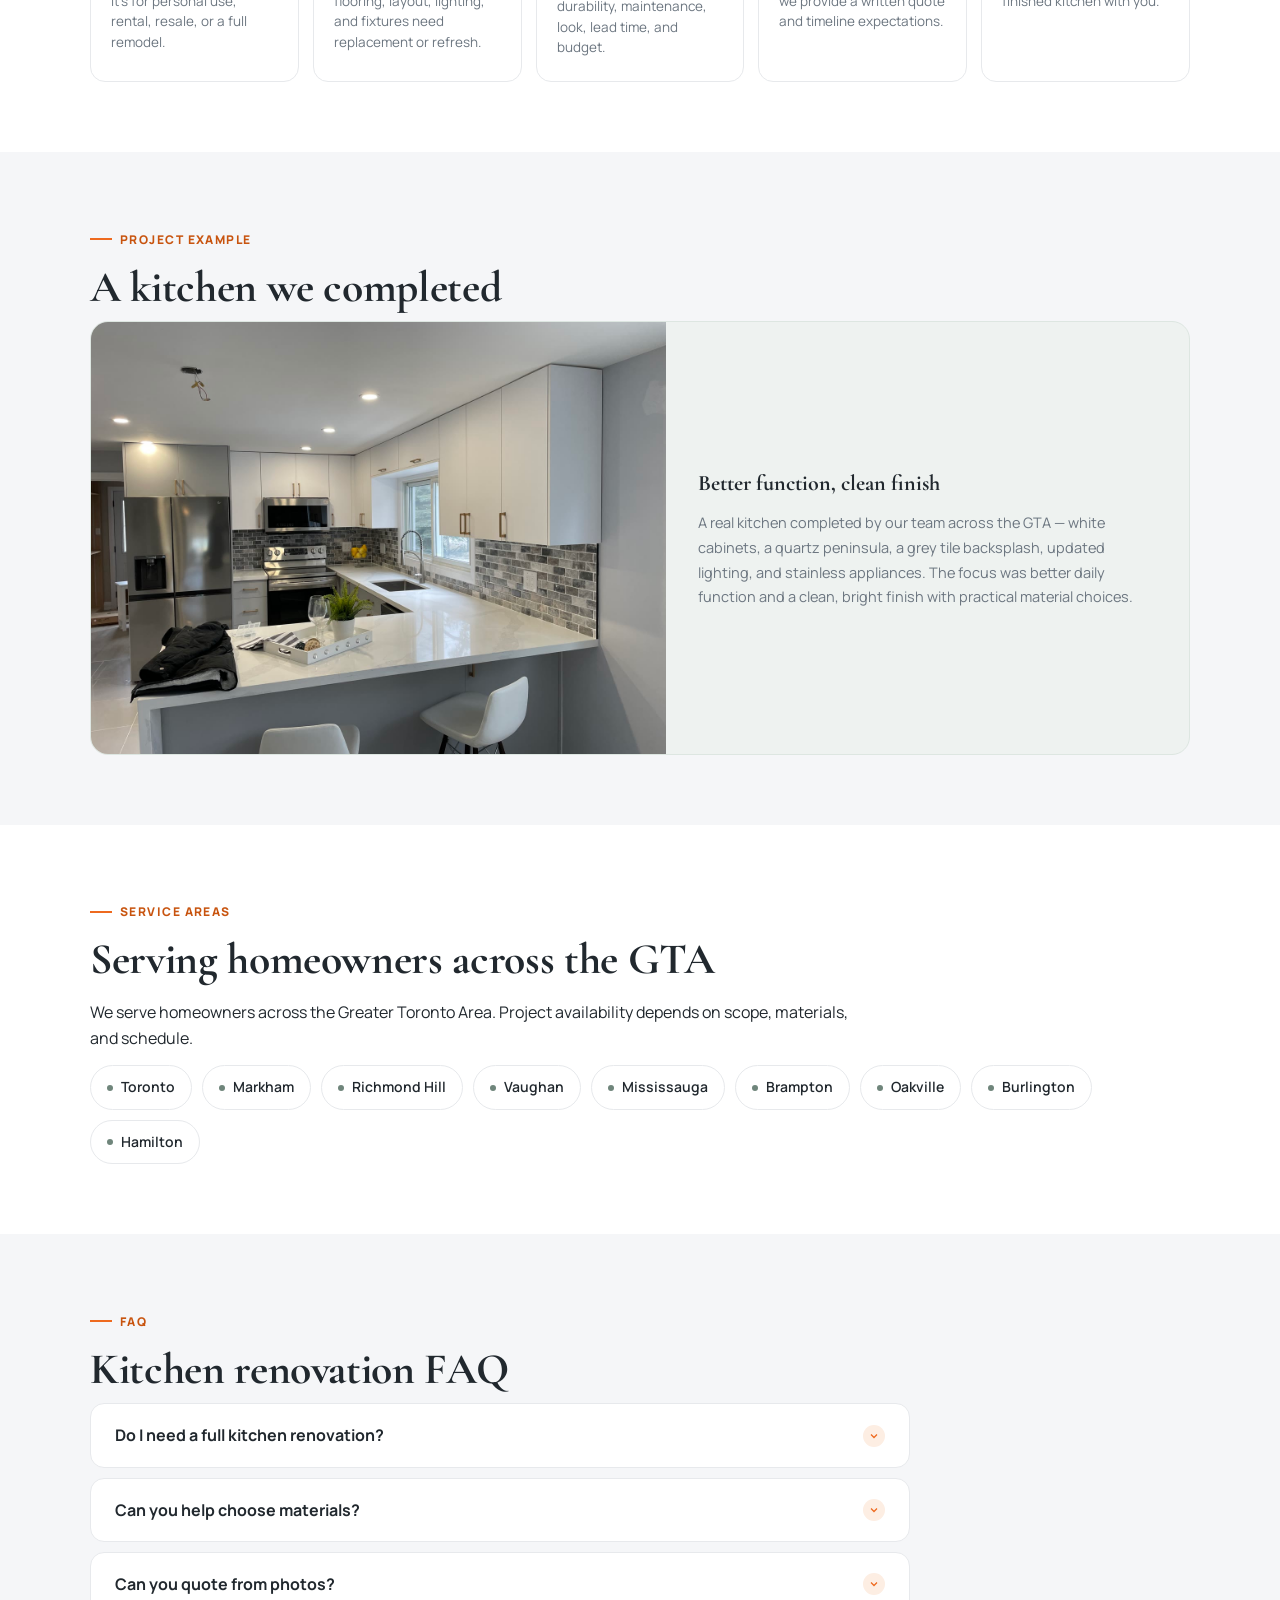
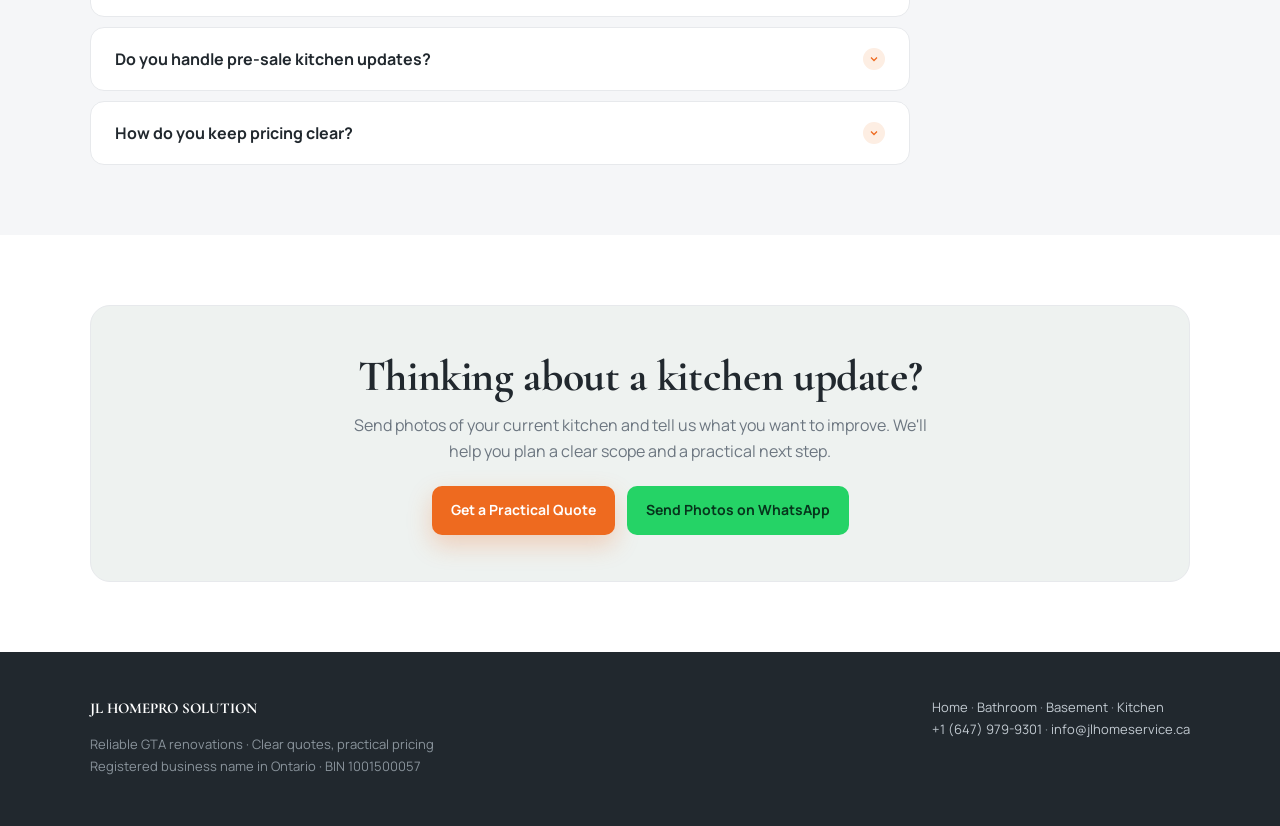
<file: kitchen-renovation-gta.html>
<!doctype html>
<html lang="en">
<head>
  <meta charset="utf-8">
  <meta name="viewport" content="width=device-width, initial-scale=1">
  <title>Kitchen Renovation GTA | Kitchen Updates &amp; Practical Remodels | JL HomePro Solution</title>
  <meta name="description" content="Kitchen renovations and practical updates across the GTA with clear scope, sensible materials and written quotes. Cabinets, countertops, backsplash, flooring, lighting and full remodels. Send photos for a quote.">
  <meta name="robots" content="index, follow, max-image-preview:large">
  <meta name="keywords" content="kitchen renovation GTA, kitchen remodel Toronto, kitchen update near me, countertop backsplash, cabinet replacement, kitchen contractor GTA">
  <meta name="theme-color" content="#ee6a1f">
  <link rel="canonical" href="https://jlhomeservice.online/kitchen-renovation-gta.html">
  <link rel="icon" href="./assets/logo.png">
  <meta property="og:title" content="Kitchen Renovation GTA | JL HomePro Solution">
  <meta property="og:description" content="Kitchen updates and practical remodels across the GTA with clear scope, sensible materials and written quotes.">
  <meta property="og:image" content="https://jlhomeservice.online/assets/project-kitchen-modern.jpg">
  <meta property="og:url" content="https://jlhomeservice.online/kitchen-renovation-gta.html">
  <meta property="og:type" content="website">
  <link rel="preconnect" href="https://fonts.googleapis.com">
  <link rel="preconnect" href="https://fonts.gstatic.com" crossorigin>
  <link href="https://fonts.googleapis.com/css2?family=Cormorant+Garamond:wght@500;600;700&family=Manrope:wght@400;500;600;700&family=Noto+Sans+SC:wght@400;500;700&family=Noto+Serif+SC:wght@500;600;700&display=swap" rel="stylesheet">
  <link rel="stylesheet" href="./assets/site.css">
  <script type="application/ld+json">
  {
    "@context": "https://schema.org",
    "@type": "Service",
    "serviceType": "Kitchen Renovation",
    "provider": { "@type": "HomeAndConstructionBusiness", "name": "JL HomePro Solution", "telephone": "+1-647-979-9301", "areaServed": "Greater Toronto Area" },
    "areaServed": { "@type": "AdministrativeArea", "name": "Greater Toronto Area" },
    "url": "https://jlhomeservice.online/kitchen-renovation-gta.html",
    "description": "Kitchen renovations and practical updates across the GTA with clear scope, sensible materials and written quotes."
  }
  </script>
</head>
<body>
  <header class="topbar">
    <nav class="nav">
      <a class="brand" href="./index.html" aria-label="JL HomePro Solution">
        <img src="./assets/logo.png" alt="JL HomePro Solution logo">
        <span class="brand-name">
          <strong>JL HomePro Solution</strong>
          <span data-zh><span class="en">GTA Renovation Group</span><span class="zh">大多伦多装修生态</span></span>
        </span>
      </a>
      <div class="nav-links">
        <a href="./index.html#services" data-zh><span class="en">Services</span><span class="zh">服务</span></a>
        <a href="./bathroom-renovation-gta.html" data-zh><span class="en">Bathroom</span><span class="zh">卫生间</span></a>
        <a href="./basement-renovation-gta.html" data-zh><span class="en">Basement</span><span class="zh">地下室</span></a>
        <a href="./kitchen-renovation-gta.html" data-zh><span class="en">Kitchen</span><span class="zh">厨房</span></a>
        <a href="./index.html#faq" data-zh><span class="en">FAQ</span><span class="zh">常见问题</span></a>
      </div>
      <div class="nav-right">
        <div class="lang-toggle" role="group" aria-label="Language">
          <button id="enBtn" class="active" type="button">EN</button>
          <button id="zhBtn" type="button">中文</button>
        </div>
        <a class="btn primary" href="./quote.html?utm_source=website&utm_medium=internal&utm_campaign=kitchen-renovation-gta&utm_content=service-page-cta" data-zh><span class="en">Get a Quote</span><span class="zh">免费报价</span></a>
      </div>
    </nav>
  </header>

  <main>
    <section class="page-hero">
      <div class="wrap">
        <p class="crumb"><a href="./index.html">Home</a> / Kitchen Renovation GTA</p>
        <h1>Kitchen Renovation GTA</h1>
        <p class="lead">The kitchen is one of the hardest-working spaces in a home. A good kitchen renovation should improve daily use, storage, lighting, cleaning, and the overall feel of the house. JL HomePro Solution helps GTA homeowners plan kitchen updates and practical remodels with clear scope, sensible materials, and written quotes.</p>
        <div class="page-actions">
          <a class="btn primary" href="./quote.html?utm_source=website&utm_medium=internal&utm_campaign=kitchen-renovation-gta&utm_content=service-page-cta">Get a Practical Quote</a>
          <a class="btn wa" href="https://wa.me/16479799301" target="_blank" rel="noopener">
            <svg viewBox="0 0 24 24"><path d="M.057 24l1.687-6.163a11.867 11.867 0 01-1.587-5.946C.16 5.335 5.495 0 12.05 0a11.817 11.817 0 018.413 3.488 11.824 11.824 0 013.48 8.414c-.003 6.557-5.338 11.892-11.893 11.892a11.9 11.9 0 01-5.688-1.448L.057 24zm6.597-3.807c1.676.995 3.276 1.591 5.392 1.592 5.448 0 9.886-4.434 9.889-9.885.002-5.462-4.415-9.89-9.881-9.892-5.452 0-9.887 4.434-9.889 9.884a9.821 9.821 0 001.51 5.26l-.999 3.648 3.488-.915zm11.387-5.464c-.074-.124-.272-.198-.57-.347-.297-.149-1.758-.868-2.031-.967-.272-.099-.47-.149-.669.149-.198.297-.768.967-.941 1.165-.173.198-.347.223-.644.074-.297-.149-1.255-.462-2.39-1.475-.883-.788-1.48-1.761-1.653-2.059-.173-.297-.018-.458.13-.606.134-.133.297-.347.446-.521.151-.172.2-.296.3-.495.099-.198.05-.372-.025-.521-.075-.148-.669-1.611-.916-2.206-.242-.579-.487-.501-.669-.51l-.57-.01c-.198 0-.52.074-.792.372-.272.297-1.04 1.016-1.04 2.479 0 1.462 1.065 2.875 1.213 3.074.149.198 2.095 3.2 5.076 4.487.709.306 1.263.489 1.694.626.712.226 1.36.194 1.872.118.571-.085 1.758-.719 2.006-1.413.248-.695.248-1.29.173-1.414z"/></svg>
            Send Photos on WhatsApp
          </a>
        </div>
      </div>
    </section>

    <section class="section">
      <div class="wrap prose">
        <p>Not every kitchen needs a full gut renovation. Sometimes the best value comes from focused updates: cabinets, countertop, backsplash, flooring, lighting, paint, sink, faucet, or layout improvements. For homeowners preparing to sell or rent, a practical kitchen refresh can also improve presentation without overbuilding the project.</p>
        <p>Our role is to help you understand what matters most before work begins. We look at your current kitchen, your target outcome, your budget band, and the level of finish you want. Then we help define a scope that fits the home, timeline, and practical use.</p>
      </div>
    </section>

    <section class="section alt">
      <div class="wrap">
        <span class="kicker">Common Projects</span>
        <h2>Common kitchen projects</h2>
        <ul class="proj-list">
          <li>Cabinet replacement or cabinet-related updates</li>
          <li>Countertop and backsplash updates</li>
          <li>Sink, faucet, and fixture replacement</li>
          <li>Flooring, paint, trim, and finish work</li>
          <li>Lighting updates and pot light planning</li>
          <li>Rental or pre-sale kitchen refreshes</li>
          <li>Small layout improvements</li>
          <li>Full kitchen renovation planning and execution</li>
        </ul>
      </div>
    </section>

    <section class="section">
      <div class="wrap">
        <span class="kicker">Our Process</span>
        <h2>A clear, practical process</h2>
        <div class="psteps">
          <article class="pstep"><h3>Send photos &amp; goals</h3><p>Share photos, rough dimensions, and whether it's for personal use, rental, resale, or a full remodel.</p></article>
          <article class="pstep"><h3>Confirm what changes</h3><p>We help decide whether cabinets, counters, flooring, layout, lighting, and fixtures need replacement or refresh.</p></article>
          <article class="pstep"><h3>Choose practical materials</h3><p>We help consider durability, maintenance, look, lead time, and budget.</p></article>
          <article class="pstep"><h3>Written quote</h3><p>Once scope and responsibilities are clear, we provide a written quote and timeline expectations.</p></article>
          <article class="pstep"><h3>Organized install &amp; finish</h3><p>We manage the work cleanly and review the finished kitchen with you.</p></article>
        </div>
      </div>
    </section>

    <section class="section alt">
      <div class="wrap">
        <span class="kicker">Project Example</span>
        <h2>A kitchen we completed</h2>
        <div class="case-ph is-real">
          <div class="ph-img has-photo"><img src="./assets/project-kitchen-modern.jpg" alt="Completed GTA kitchen with white cabinets, quartz peninsula, grey tile backsplash, and stainless appliances" loading="lazy"></div>
          <div class="ph-body">
            <h3>Better function, clean finish</h3>
            <p>A real kitchen completed by our team across the GTA — white cabinets, a quartz peninsula, a grey tile backsplash, updated lighting, and stainless appliances. The focus was better daily function and a clean, bright finish with practical material choices.</p>
          </div>
        </div>
      </div>
    </section>

    <section class="section">
      <div class="wrap">
        <span class="kicker">Service Areas</span>
        <h2>Serving homeowners across the GTA</h2>
        <p class="prose" style="margin-bottom:14px">We serve homeowners across the Greater Toronto Area. Project availability depends on scope, materials, and schedule.</p>
        <div class="area-grid">
          <span class="area-chip"><span class="pin"></span>Toronto</span>
          <span class="area-chip"><span class="pin"></span>Markham</span>
          <span class="area-chip"><span class="pin"></span>Richmond Hill</span>
          <span class="area-chip"><span class="pin"></span>Vaughan</span>
          <span class="area-chip"><span class="pin"></span>Mississauga</span>
          <span class="area-chip"><span class="pin"></span>Brampton</span>
          <span class="area-chip"><span class="pin"></span>Oakville</span>
          <span class="area-chip"><span class="pin"></span>Burlington</span>
          <span class="area-chip"><span class="pin"></span>Hamilton</span>
        </div>
      </div>
    </section>

    <section class="section alt">
      <div class="wrap">
        <span class="kicker">FAQ</span>
        <h2>Kitchen renovation FAQ</h2>
        <div class="faq-list">
          <div class="faq-item"><button class="faq-q" type="button">Do I need a full kitchen renovation?<span class="arrow"><svg viewBox="0 0 24 24"><path d="M6 9l6 6 6-6"/></svg></span></button><div class="faq-a"><div class="faq-a-inner">Not always. Many kitchens can be improved with focused updates such as backsplash, countertop, lighting, flooring, paint, and fixtures.</div></div></div>
          <div class="faq-item"><button class="faq-q" type="button">Can you help choose materials?<span class="arrow"><svg viewBox="0 0 24 24"><path d="M6 9l6 6 6-6"/></svg></span></button><div class="faq-a"><div class="faq-a-inner">Yes. We can help homeowners compare practical options based on budget, maintenance, durability, and lead time.</div></div></div>
          <div class="faq-item"><button class="faq-q" type="button">Can you quote from photos?<span class="arrow"><svg viewBox="0 0 24 24"><path d="M6 9l6 6 6-6"/></svg></span></button><div class="faq-a"><div class="faq-a-inner">Photos can start the conversation. For larger kitchen work, final pricing usually needs measurements, material decisions, and scope confirmation.</div></div></div>
          <div class="faq-item"><button class="faq-q" type="button">Do you handle pre-sale kitchen updates?<span class="arrow"><svg viewBox="0 0 24 24"><path d="M6 9l6 6 6-6"/></svg></span></button><div class="faq-a"><div class="faq-a-inner">Yes. We can help with practical updates that improve presentation before listing a home.</div></div></div>
          <div class="faq-item"><button class="faq-q" type="button">How do you keep pricing clear?<span class="arrow"><svg viewBox="0 0 24 24"><path d="M6 9l6 6 6-6"/></svg></span></button><div class="faq-a"><div class="faq-a-inner">We define the scope, confirm material responsibilities, and provide a written quote once the project details are clear.</div></div></div>
        </div>
      </div>
    </section>

    <section class="section">
      <div class="wrap">
        <div class="cta-band">
          <h2>Thinking about a kitchen update?</h2>
          <p>Send photos of your current kitchen and tell us what you want to improve. We'll help you plan a clear scope and a practical next step.</p>
          <div class="cta-actions">
            <a class="btn primary" href="./quote.html?utm_source=website&utm_medium=internal&utm_campaign=kitchen-renovation-gta&utm_content=service-page-cta">Get a Practical Quote</a>
            <a class="btn wa" href="https://wa.me/16479799301" target="_blank" rel="noopener">Send Photos on WhatsApp</a>
          </div>
        </div>
      </div>
    </section>
  </main>

  <a class="fab" href="https://wa.me/16479799301" target="_blank" rel="noopener" aria-label="WhatsApp">
    <svg viewBox="0 0 24 24"><path d="M.057 24l1.687-6.163a11.867 11.867 0 01-1.587-5.946C.16 5.335 5.495 0 12.05 0a11.817 11.817 0 018.413 3.488 11.824 11.824 0 013.48 8.414c-.003 6.557-5.338 11.892-11.893 11.892a11.9 11.9 0 01-5.688-1.448L.057 24zm6.597-3.807c1.676.995 3.276 1.591 5.392 1.592 5.448 0 9.886-4.434 9.889-9.885.002-5.462-4.415-9.89-9.881-9.892-5.452 0-9.887 4.434-9.889 9.884a9.821 9.821 0 001.51 5.26l-.999 3.648 3.488-.915zm11.387-5.464c-.074-.124-.272-.198-.57-.347-.297-.149-1.758-.868-2.031-.967-.272-.099-.47-.149-.669.149-.198.297-.768.967-.941 1.165-.173.198-.347.223-.644.074-.297-.149-1.255-.462-2.39-1.475-.883-.788-1.48-1.761-1.653-2.059-.173-.297-.018-.458.13-.606.134-.133.297-.347.446-.521.151-.172.2-.296.3-.495.099-.198.05-.372-.025-.521-.075-.148-.669-1.611-.916-2.206-.242-.579-.487-.501-.669-.51l-.57-.01c-.198 0-.52.074-.792.372-.272.297-1.04 1.016-1.04 2.479 0 1.462 1.065 2.875 1.213 3.074.149.198 2.095 3.2 5.076 4.487.709.306 1.263.489 1.694.626.712.226 1.36.194 1.872.118.571-.085 1.758-.719 2.006-1.413.248-.695.248-1.29.173-1.414z"/></svg>
    <span data-zh><span class="en">WhatsApp</span><span class="zh">WhatsApp 联系</span></span>
  </a>

  <footer>
    <div class="footer-inner">
      <div>
        <strong>JL HOMEPRO SOLUTION</strong>
        <p class="footer-reg">Reliable GTA renovations · Clear quotes, practical pricing<br>Registered business name in Ontario · BIN 1001500057</p>
      </div>
      <div class="footer-reg">
        <a href="./index.html">Home</a> · <a href="./bathroom-renovation-gta.html">Bathroom</a> · <a href="./basement-renovation-gta.html">Basement</a> · <a href="./kitchen-renovation-gta.html">Kitchen</a><br>
        <a href="tel:+16479799301">+1 (647) 979-9301</a> · <a href="mailto:info@jlhomeservice.ca">info@jlhomeservice.ca</a>
      </div>
    </div>
  </footer>

  <script src="./assets/site.js"></script>
</body>
</html>
</file>
<file: assets/site.css>
/* JL HomePro Solution — shared styles for service / landing pages
   Mirrors the design tokens used in index.html (homepage keeps its own inline copy). */
:root {
  --ink: #21282e; --ink-soft: #2c353d; --muted: #6c7680; --line: #e7e9ec;
  --paper: #ffffff; --bg: #ffffff; --soft: #f5f6f8;
  --orange: #ee6a1f; --orange-dark: #c8540f; --orange-soft: #fdeee3;
  --wa: #25D366; --gg: #6f857b; --gg-soft: #eef2f0; --gg-line: #dde6e1;
  --shadow: 0 20px 50px rgba(33,40,46,0.10); --shadow-sm: 0 8px 22px rgba(33,40,46,0.07);
  --display: "Cormorant Garamond", "Noto Serif SC", "Songti SC", "PingFang SC", serif;
  --body: "Manrope", "PingFang SC", "Noto Sans SC", "Microsoft YaHei", sans-serif;
}
* { box-sizing: border-box; }
html { scroll-behavior: smooth; }
body { margin: 0; color: var(--ink); background: var(--bg); font-family: var(--body); line-height: 1.6; overflow-x: hidden; -webkit-font-smoothing: antialiased; }
img { display: block; max-width: 100%; }
a { color: inherit; text-decoration: none; }
button, input, textarea, select { font: inherit; }

/* language visibility */
[data-zh] > .zh { display: none; }
html[lang="zh"] [data-zh] > .en { display: none; }
html[lang="zh"] [data-zh] > .zh { display: inline; }
html[lang="zh"] [data-zh] > .zh.block { display: block; }
html[lang="zh"] { --display: "Noto Serif SC", "Songti SC", "PingFang SC", "Microsoft YaHei", serif; }

.wrap { width: min(1100px, calc(100vw - 44px)); margin: 0 auto; }

/* top bar */
.topbar { position: fixed; z-index: 50; top: 0; right: 0; left: 0; background: rgba(255,255,255,0.86); border-bottom: 1px solid var(--line); backdrop-filter: blur(14px); }
.nav { display: flex; align-items: center; justify-content: space-between; gap: 16px; width: min(1100px, calc(100vw - 44px)); margin: 0 auto; padding: 12px 0; }
.brand { display: flex; align-items: center; gap: 11px; min-width: 0; }
.brand img { width: 44px; height: 44px; border-radius: 11px; object-fit: cover; }
.brand-name { display: grid; line-height: 1.05; }
.brand-name strong { font-family: var(--display); font-weight: 800; font-size: 16px; letter-spacing: -0.01em; white-space: nowrap; }
.brand-name span { color: var(--gg); font-size: 10.5px; font-weight: 700; letter-spacing: 0.1em; text-transform: uppercase; }
.nav-links { display: flex; align-items: center; gap: 24px; color: var(--muted); font-size: 14px; font-weight: 600; }
.nav-links a { position: relative; transition: color 160ms ease; }
.nav-links a::after { content: ""; position: absolute; left: 0; bottom: -5px; height: 2px; width: 0; background: var(--orange); transition: width 200ms ease; }
.nav-links a:hover { color: var(--ink); }
.nav-links a:hover::after { width: 100%; }
.nav-right { display: flex; align-items: center; gap: 10px; }
.lang-toggle { display: inline-flex; align-items: center; gap: 4px; border: 1px solid var(--line); border-radius: 999px; padding: 5px; background: var(--paper); font-size: 12px; font-weight: 700; }
.lang-toggle button { border: 0; background: transparent; color: var(--muted); padding: 4px 10px; border-radius: 999px; cursor: pointer; transition: all 150ms ease; }
.lang-toggle button.active { background: var(--ink); color: #fff; }

.btn { display: inline-flex; align-items: center; justify-content: center; gap: 8px; min-height: 46px; border: 1px solid transparent; border-radius: 10px; padding: 12px 18px; font-weight: 700; font-size: 14px; cursor: pointer; white-space: nowrap; transition: transform 160ms ease, box-shadow 160ms ease, background 160ms ease, border-color 160ms ease; }
.btn.primary { background: var(--orange); color: #fff; box-shadow: 0 10px 24px rgba(238,106,31,0.26); }
.btn.primary:hover { transform: translateY(-2px); box-shadow: 0 14px 30px rgba(238,106,31,0.34); }
.btn.outline { background: var(--paper); color: var(--ink); border-color: var(--line); }
.btn.outline:hover { border-color: var(--orange); color: var(--orange-dark); transform: translateY(-2px); }
.btn.wa { background: var(--wa); color: #06351c; }
.btn.wa:hover { transform: translateY(-2px); }
.btn svg { width: 18px; height: 18px; flex-shrink: 0; }
.nav .btn { min-height: 42px; padding: 9px 16px; border-radius: 9px; }

/* page hero */
.page-hero { position: relative; padding: 150px 0 60px; overflow: hidden; }
.page-hero::before { content: ""; position: absolute; inset: 0; z-index: -1; background: radial-gradient(70% 60% at 50% 0%, rgba(238,106,31,0.06) 0%, transparent 70%); }
.page-hero .wrap { max-width: 860px; }
.crumb { color: var(--muted); font-size: 13px; font-weight: 600; margin-bottom: 16px; }
.crumb a:hover { color: var(--orange-dark); }
.page-hero h1 { font-family: var(--display); font-weight: 700; margin: 0 0 20px; color: var(--ink); font-size: clamp(36px, 5vw, 60px); line-height: 1.06; letter-spacing: -0.012em; }
.page-hero .lead { color: var(--muted); font-size: clamp(16px, 1.7vw, 19px); max-width: 720px; margin: 0 0 26px; }
.page-actions { display: flex; flex-wrap: wrap; gap: 12px; }

/* sections */
.section { position: relative; padding: 70px 0; }
.section.alt { background: var(--soft); }
.kicker { display: inline-flex; align-items: center; gap: 8px; margin-bottom: 14px; color: var(--orange-dark); font-size: 12px; font-weight: 800; letter-spacing: 0.12em; text-transform: uppercase; }
.kicker::before { content: ""; width: 22px; height: 2px; background: var(--orange); }
h2 { font-family: var(--display); font-weight: 700; margin: 0 0 10px; color: var(--ink); font-size: clamp(28px, 3.4vw, 44px); line-height: 1.12; letter-spacing: -0.008em; }
.section h2 { max-width: 760px; }
.prose { max-width: 760px; }
.prose p { color: var(--muted); font-size: 16px; line-height: 1.8; margin: 0 0 16px; }

/* feature / project list */
.proj-list { display: grid; grid-template-columns: repeat(2, 1fr); gap: 10px 24px; margin: 8px 0 0; padding: 0; list-style: none; }
.proj-list li { position: relative; padding-left: 26px; color: var(--ink-soft); font-size: 15px; line-height: 1.5; }
.proj-list li::before { content: ""; position: absolute; left: 0; top: 7px; width: 12px; height: 12px; border-radius: 3px; background: var(--orange-soft); border: 2px solid var(--orange); }

/* process steps */
.psteps { display: grid; grid-template-columns: repeat(5, 1fr); gap: 14px; counter-reset: step; }
.psteps.four { grid-template-columns: repeat(5, 1fr); }
.pstep { position: relative; padding: 24px 20px; border: 1px solid var(--line); border-radius: 15px; background: var(--paper); counter-increment: step; }
.pstep::before { content: counter(step, decimal-leading-zero); display: block; margin-bottom: 14px; font-family: var(--display); font-weight: 800; font-size: 24px; color: var(--orange); }
.pstep h3 { font-family: var(--display); font-weight: 700; margin: 0 0 6px; font-size: 16px; color: var(--ink); }
.pstep p { margin: 0; color: var(--muted); font-size: 13.5px; line-height: 1.5; }

/* case placeholder */
.case-ph { display: grid; grid-template-columns: 1.1fr 1fr; gap: 0; border: 1px dashed var(--gg-line); border-radius: 18px; overflow: hidden; background: var(--gg-soft); }
.case-ph .ph-img { display: flex; align-items: center; justify-content: center; min-height: 240px; background: repeating-linear-gradient(45deg, #eef2f0, #eef2f0 14px, #e7ece9 14px, #e7ece9 28px); color: var(--gg); font-weight: 700; font-size: 14px; letter-spacing: 0.04em; text-align: center; padding: 20px; }
.case-ph .ph-body { padding: 30px 32px; display: flex; flex-direction: column; justify-content: center; }
.case-ph .ph-body h3 { font-family: var(--display); font-weight: 700; margin: 0 0 10px; font-size: 22px; }
.case-ph .ph-body p { margin: 0; color: var(--muted); font-size: 14.5px; line-height: 1.7; }
/* real case photo */
.case-ph.is-real { border-style: solid; border-color: var(--gg-line); }
.case-ph .ph-img.has-photo { padding: 0; min-height: 0; background: none; }
.case-ph .ph-img.has-photo img { width: 100%; height: 100%; min-height: 260px; object-fit: cover; display: block; }

/* service area chips */
.area-grid { display: flex; flex-wrap: wrap; gap: 10px; margin-top: 8px; }
.area-chip { display: inline-flex; align-items: center; gap: 8px; padding: 10px 16px; border-radius: 999px; border: 1px solid var(--line); background: var(--paper); font-size: 14px; font-weight: 600; }
.area-chip .pin { width: 6px; height: 6px; border-radius: 50%; background: var(--gg); }

/* faq */
.faq-list { display: grid; gap: 10px; max-width: 820px; }
.faq-item { border: 1px solid var(--line); border-radius: 14px; background: var(--paper); overflow: hidden; }
.faq-q { width: 100%; display: flex; align-items: center; justify-content: space-between; gap: 16px; padding: 20px 24px; background: none; border: none; text-align: left; font-weight: 700; font-size: 16px; cursor: pointer; color: var(--ink); line-height: 1.4; }
.faq-q .arrow { flex-shrink: 0; width: 22px; height: 22px; border-radius: 50%; background: var(--orange-soft); display: flex; align-items: center; justify-content: center; transition: transform 250ms ease; }
.faq-q .arrow svg { width: 12px; height: 12px; stroke: var(--orange); fill: none; stroke-width: 2.5; }
.faq-item.open .faq-q .arrow { transform: rotate(180deg); }
.faq-a { max-height: 0; overflow: hidden; transition: max-height 350ms ease; }
.faq-a-inner { padding: 0 24px 20px; color: var(--muted); font-size: 15px; line-height: 1.75; }
.faq-item.open .faq-a { max-height: 360px; }

/* cta band */
.cta-band { text-align: center; border: 1px solid var(--line); border-radius: 20px; background: var(--gg-soft); padding: 46px 30px; }
.cta-band h2 { margin: 0 auto 12px; max-width: 640px; }
.cta-band p { color: var(--muted); font-size: 16px; max-width: 600px; margin: 0 auto 22px; }
.cta-actions { display: flex; flex-wrap: wrap; gap: 12px; justify-content: center; }

/* quote form */
.quote-form { padding: 30px; border: 1px solid var(--line); border-radius: 18px; background: var(--paper); box-shadow: var(--shadow); max-width: 640px; }
.quote-form h2 { margin: 0 0 6px; font-size: clamp(24px, 3vw, 32px); }
.quote-form > p { margin: 0 0 22px; color: var(--muted); font-size: 14px; }
.grid2 { display: grid; grid-template-columns: 1fr 1fr; gap: 14px; }
.field { margin-bottom: 14px; }
.field.full { grid-column: 1 / -1; }
label { display: block; margin-bottom: 7px; color: var(--ink); font-size: 13px; font-weight: 700; }
label .req { color: var(--orange); }
input, select, textarea { width: 100%; border: 1px solid var(--line); border-radius: 11px; padding: 13px 14px; color: var(--ink); background: #fbfbfc; outline: none; transition: border-color 150ms ease, box-shadow 150ms ease; }
textarea { min-height: 110px; resize: vertical; }
input:focus, select:focus, textarea:focus { border-color: var(--orange); box-shadow: 0 0 0 3px rgba(238,106,31,0.12); }
.video-note { display: flex; align-items: center; gap: 12px; margin: 4px 0 20px; padding: 13px 16px; border-radius: 12px; background: #eafaf0; border: 1px solid #cdeeda; }
.video-note svg { width: 22px; height: 22px; flex-shrink: 0; }
.video-note p { margin: 0; font-size: 13px; color: #1f6b3d; }
.video-note a { font-weight: 800; text-decoration: underline; }
.form-actions { display: flex; flex-wrap: wrap; align-items: center; gap: 14px; }
.form-actions .btn { flex: 1; min-width: 180px; }
.status { min-height: 20px; font-size: 13px; font-weight: 600; width: 100%; }
.status.ok { color: var(--gg); }
.status.err { color: var(--orange-dark); }
.hp { position: absolute; left: -9999px; opacity: 0; }
.quote-layout { display: grid; grid-template-columns: 1fr 1.1fr; gap: 36px; align-items: start; }
.quote-intro h1 { font-family: var(--display); font-weight: 700; font-size: clamp(32px, 4vw, 50px); line-height: 1.07; margin: 0 0 18px; }
.quote-intro .lead { color: var(--muted); font-size: 17px; line-height: 1.7; margin: 0 0 22px; }
.quote-intro ul { list-style: none; padding: 0; margin: 0; display: grid; gap: 12px; }
.quote-intro li { display: flex; gap: 10px; color: var(--ink-soft); font-size: 15px; }
.quote-intro li svg { width: 18px; height: 18px; stroke: var(--orange); fill: none; stroke-width: 2.6; flex-shrink: 0; margin-top: 2px; }
@media (max-width: 900px) { .quote-layout { grid-template-columns: 1fr; } .quote-form { max-width: none; } }

/* footer */
footer { padding: 44px 0 36px; color: #c2cad1; background: var(--ink); }
.footer-inner { display: flex; justify-content: space-between; flex-wrap: wrap; gap: 24px; width: min(1100px, calc(100vw - 44px)); margin: 0 auto; font-size: 13px; }
.footer-inner strong { color: #fff; font-family: var(--display); font-size: 15px; }
.footer-inner a { color: #c2cad1; }
.footer-inner a:hover { color: var(--orange); }
.footer-reg { color: #8a949c; line-height: 1.7; }

/* floating whatsapp */
.fab { position: fixed; z-index: 60; right: 20px; bottom: 20px; display: inline-flex; align-items: center; gap: 10px; background: var(--wa); color: #06351c; padding: 13px 18px; border-radius: 999px; font-weight: 800; font-size: 14px; box-shadow: 0 14px 30px rgba(37,211,102,0.4); }
.fab svg { width: 22px; height: 22px; fill: #06351c; }

/* responsive */
@media (max-width: 1000px) {
  .nav-links { display: none; }
  .psteps, .psteps.four { grid-template-columns: repeat(2, 1fr); }
}
@media (max-width: 720px) {
  .proj-list { grid-template-columns: 1fr; }
  .case-ph { grid-template-columns: 1fr; }
}
@media (max-width: 620px) {
  .wrap, .nav, .footer-inner { width: calc(100vw - 32px); }
  .psteps, .psteps.four { grid-template-columns: 1fr; }
  .page-hero { padding: 120px 0 48px; }
  .section { padding: 52px 0; }
  .nav .btn { display: none; }
  .fab span { display: none; }
  .fab { padding: 15px; }
}
</file>
